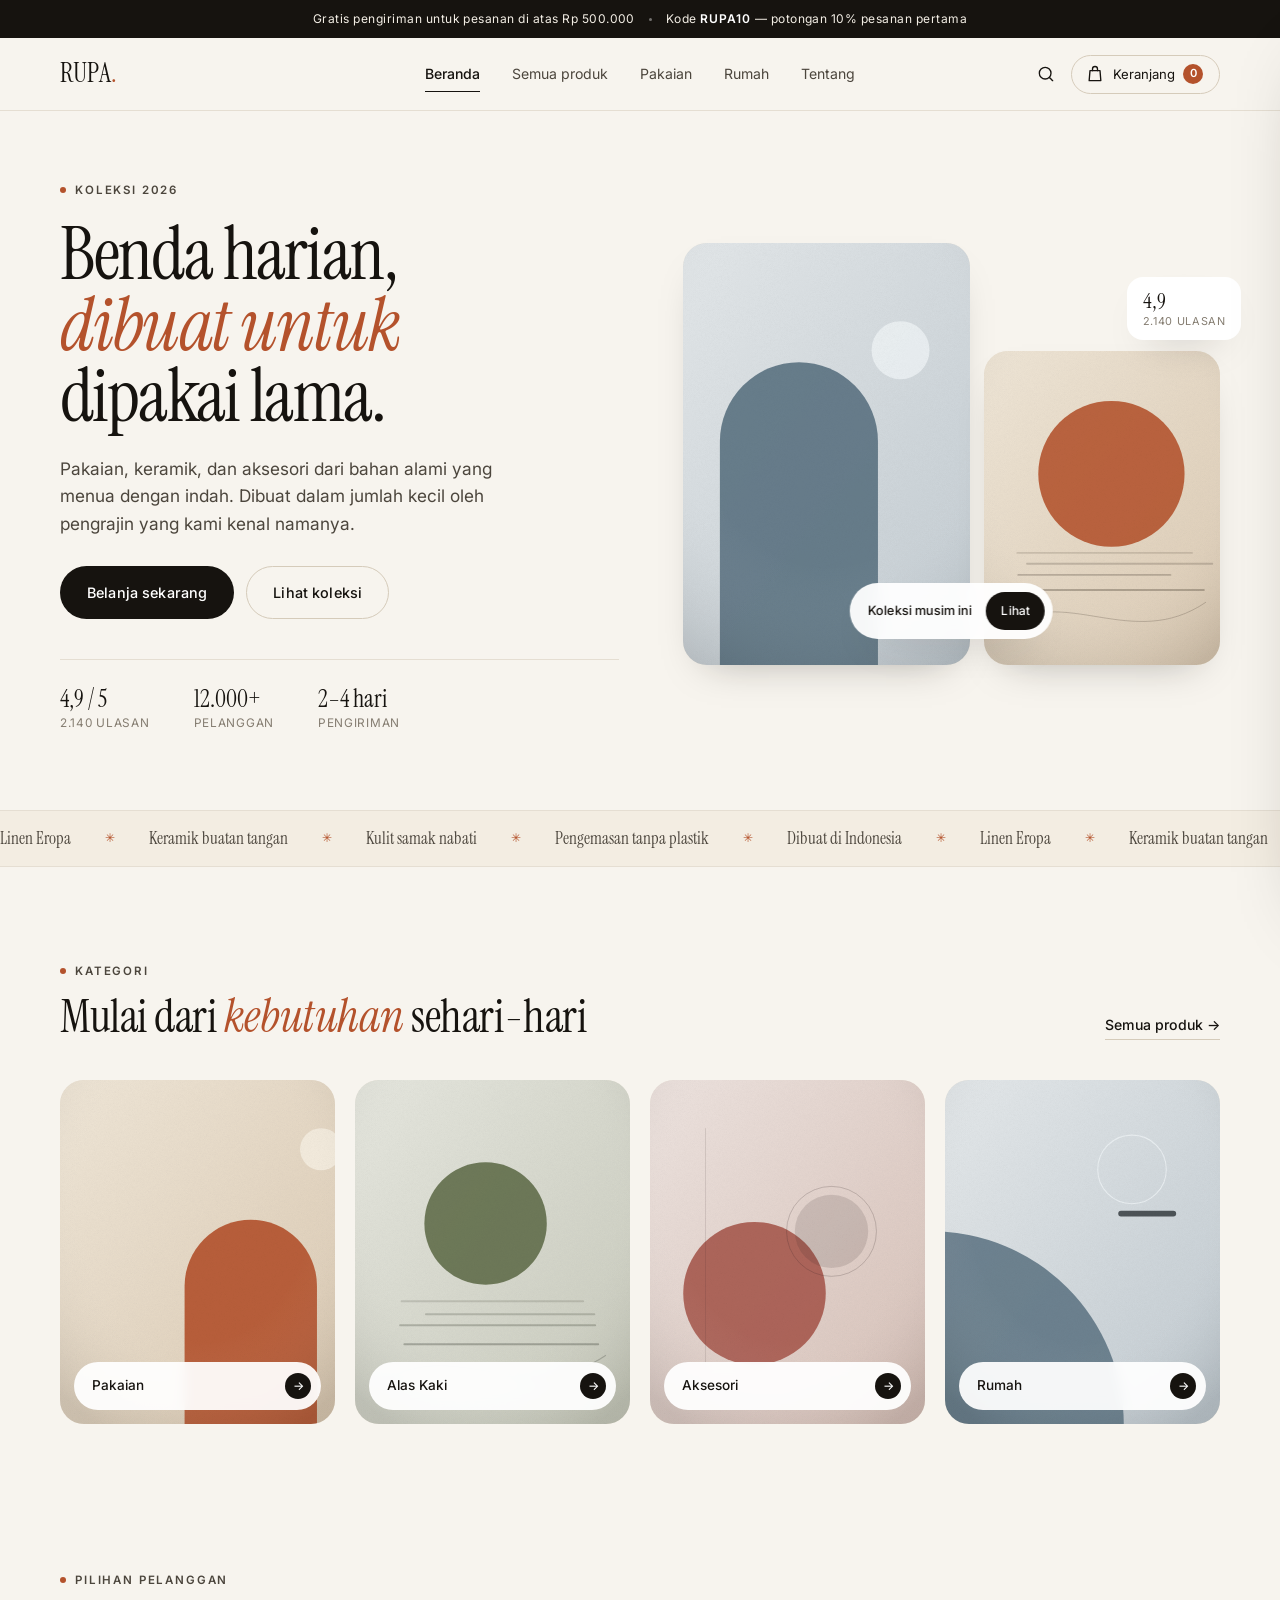
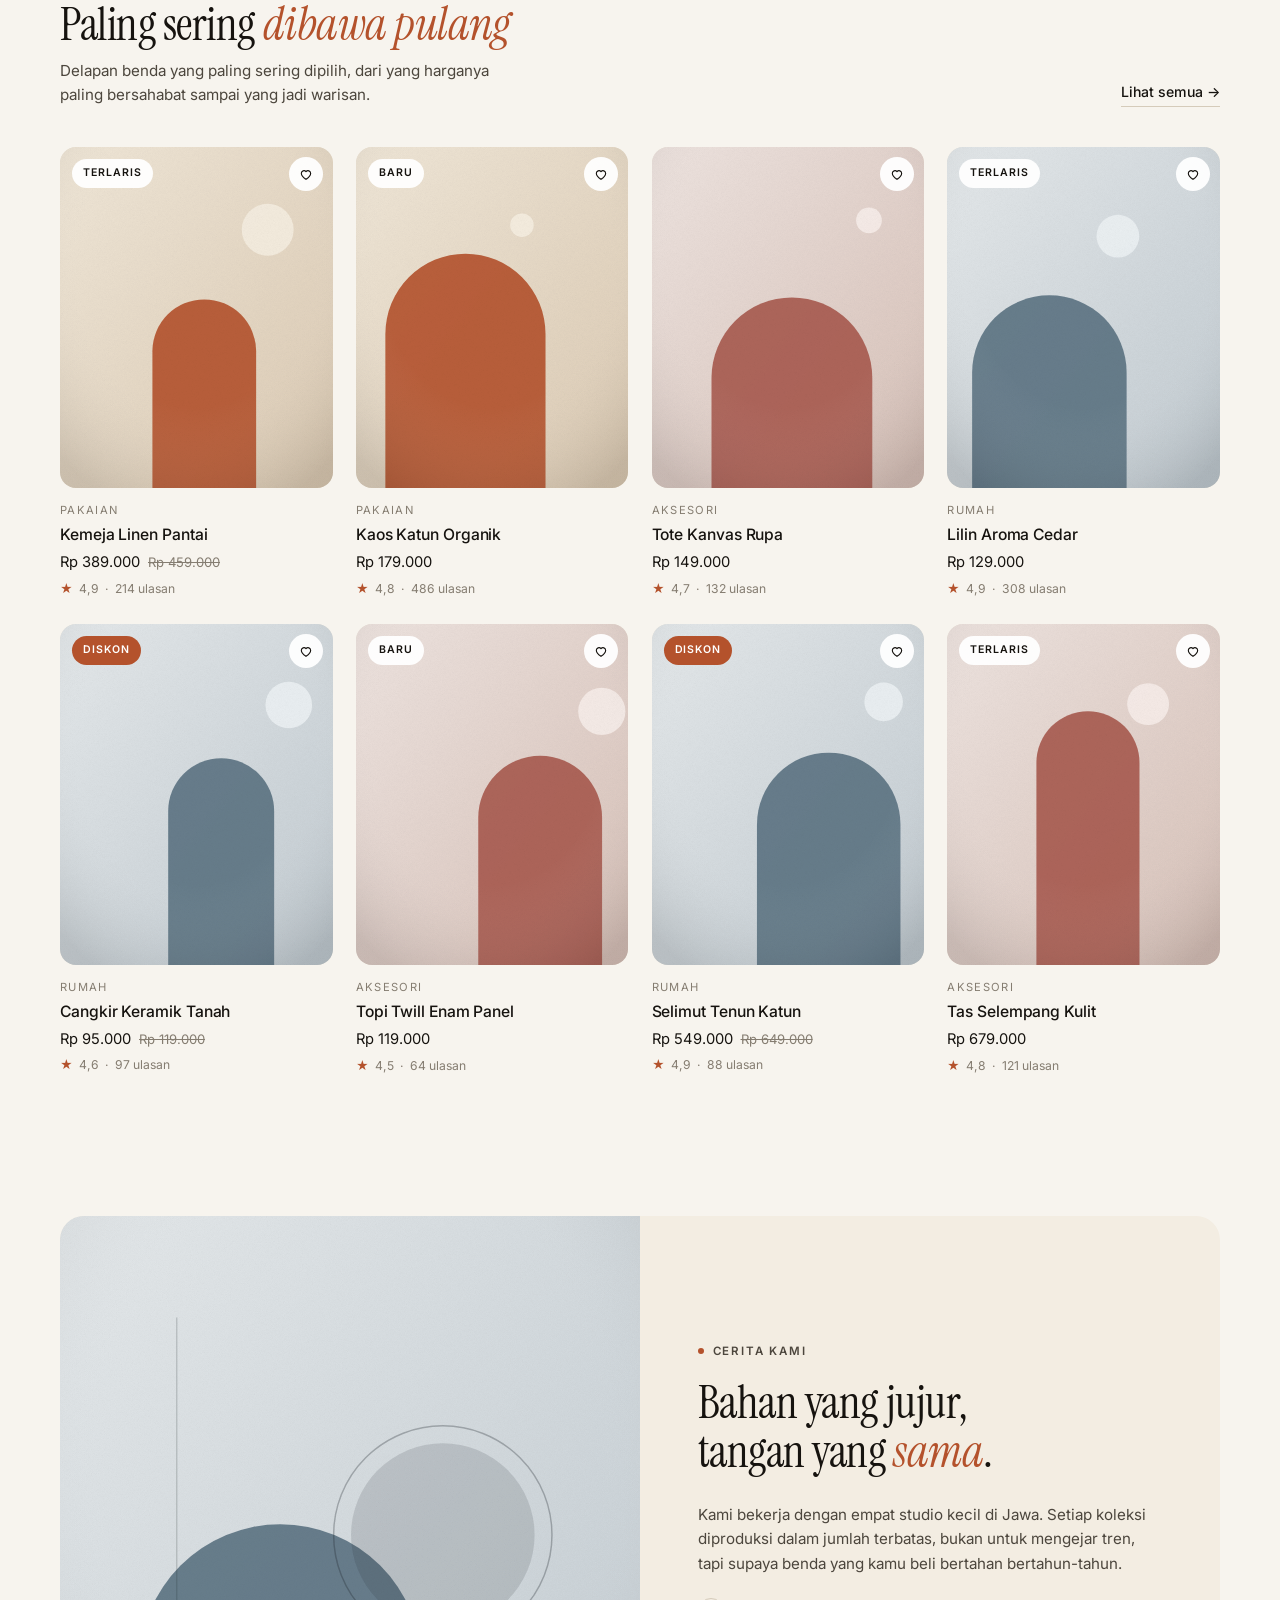
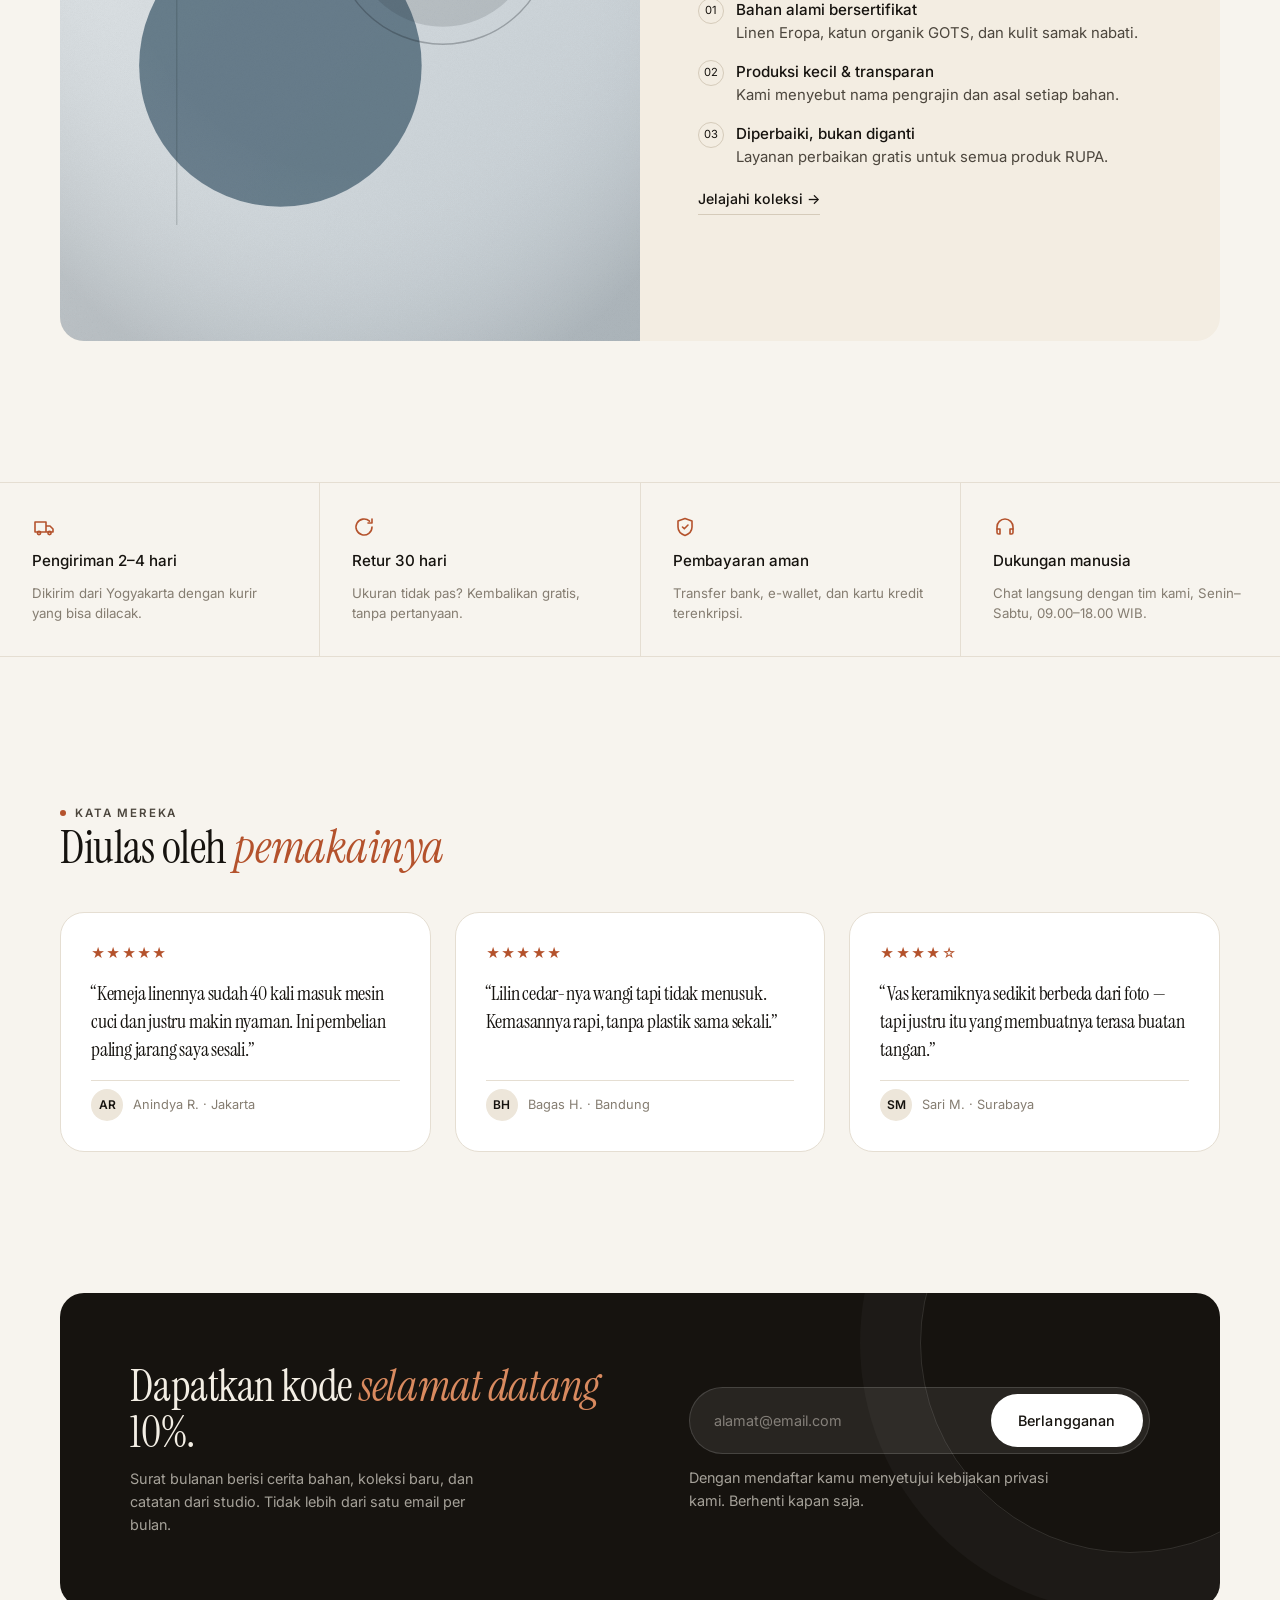
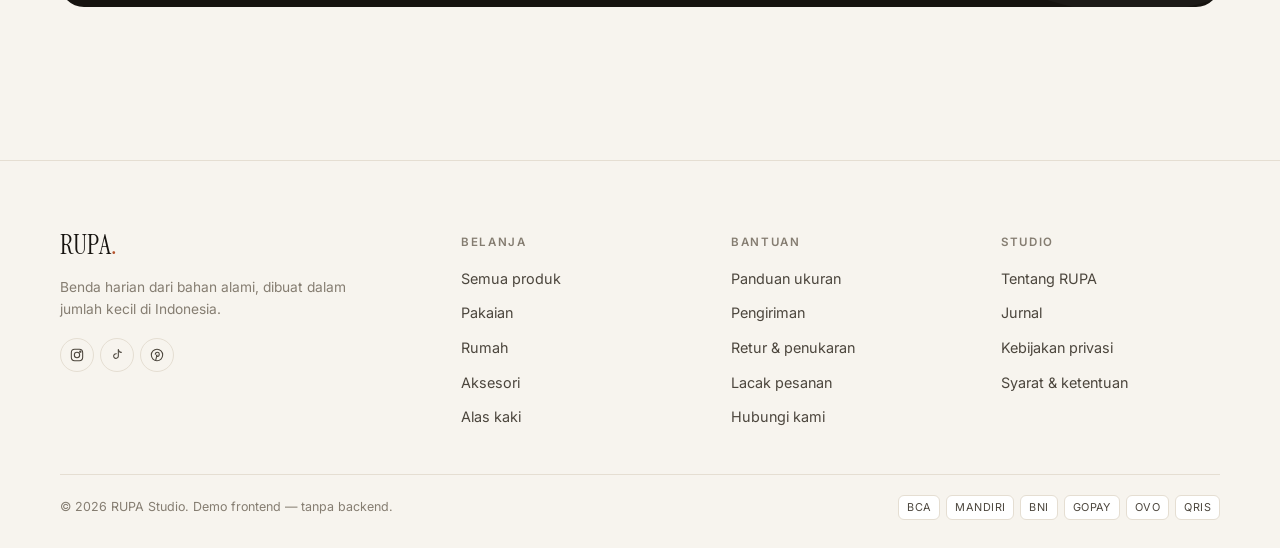
<file: index.html>
<!DOCTYPE html>
<html lang="id">
<head>
<meta charset="utf-8">
<meta name="viewport" content="width=device-width, initial-scale=1">
<title>RUPA — Benda harian yang dibuat untuk dipakai lama</title>
<meta name="description" content="RUPA adalah toko benda harian: pakaian linen, keramik, aksesori kulit, dan perlengkapan rumah yang dibuat dengan bahan jujur.">
<link rel="preconnect" href="https://fonts.googleapis.com">
<link rel="preconnect" href="https://fonts.gstatic.com" crossorigin>
<link href="https://fonts.googleapis.com/css2?family=Instrument+Serif:ital@0;1&family=Inter:wght@400;500;600&display=swap" rel="stylesheet">
<link rel="stylesheet" href="assets/css/styles.css">
<link rel="icon" href="data:image/svg+xml,<svg xmlns='http://www.w3.org/2000/svg' viewBox='0 0 64 64'><rect width='64' height='64' rx='14' fill='%2316130f'/><text x='32' y='44' font-family='Georgia,serif' font-size='34' fill='%23f7f4ee' text-anchor='middle'>R</text></svg>">
</head>
<body data-page="home">
<a class="skip" href="#main">Lewati ke konten</a>

<div class="announce">
  <div class="wrap announce__inner">
    <span>Gratis pengiriman untuk pesanan di atas Rp 500.000</span>
    <span class="sep hide-sm"></span>
    <span class="hide-sm">Kode <strong>RUPA10</strong> — potongan 10% pesanan pertama</span>
  </div>
</div>

<header class="site-header">
  <div class="wrap header__inner">
    <button class="icon-btn menu-btn" data-menu-open aria-label="Buka menu">
      <svg class="icon" viewBox="0 0 24 24"><path d="M4 7h16M4 12h16M4 17h16"/></svg>
    </button>

    <a class="brand" href="index.html">RUPA<span>.</span></a>

    <nav class="nav" aria-label="Navigasi utama">
      <a href="index.html" aria-current="page">Beranda</a>
      <a href="shop.html">Semua produk</a>
      <a href="shop.html?category=pakaian">Pakaian</a>
      <a href="shop.html?category=rumah">Rumah</a>
      <a href="index.html#cerita">Tentang</a>
    </nav>

    <div class="header__actions">
      <button class="icon-btn" data-search-open aria-label="Cari produk">
        <svg class="icon" viewBox="0 0 24 24"><circle cx="11" cy="11" r="7"/><path d="m20 20-3.5-3.5"/></svg>
      </button>
      <a class="cart-btn" href="cart.html" data-cart-open aria-label="Buka keranjang">
        <svg class="icon" viewBox="0 0 24 24"><path d="M6 8h12l1 12H5L6 8Z"/><path d="M9 8V6a3 3 0 0 1 6 0v2"/></svg>
        <span>Keranjang</span>
        <span class="cart-count" data-cart-count>0</span>
      </a>
    </div>
  </div>
</header>

<main id="main">
  <section class="hero">
    <div class="wrap hero__grid">
      <div class="hero__copy">
        <p class="eyebrow"><span class="dot"></span>Koleksi 2026</p>
        <h1 class="display">Benda harian,<br><em>dibuat untuk</em><br>dipakai lama.</h1>
        <p class="lede">Pakaian, keramik, dan aksesori dari bahan alami yang
        menua dengan indah. Dibuat dalam jumlah kecil oleh pengrajin yang
        kami kenal namanya.</p>
        <div class="hero__cta">
          <a class="btn btn--primary" href="shop.html">Belanja sekarang</a>
          <a class="btn btn--ghost" href="#koleksi">Lihat koleksi</a>
        </div>
        <ul class="hero__stats">
          <li><div><strong>4,9 / 5</strong><span>2.140 ulasan</span></div></li>
          <li><div><strong>12.000+</strong><span>Pelanggan</span></div></li>
          <li><div><strong>2–4 hari</strong><span>Pengiriman</span></div></li>
        </ul>
      </div>

      <div class="hero__art">
        <img class="hero__img hero__img--tall" data-art="hero-utama" data-art-variant="0" data-art-cat="rumah" alt="Vas keramik dan perlengkapan rumah RUPA" width="800" height="1000">
        <img class="hero__img" data-art="hero-kedua" data-art-variant="1" data-art-cat="pakaian" alt="Koleksi pakaian linen RUPA" width="800" height="1000">
        <div class="hero__pill">
          <b>Koleksi musim ini</b>
          <a class="btn btn--primary" href="shop.html">Lihat</a>
        </div>
        <div class="hero__badge">
          <strong>4,9</strong>
          <span>2.140 ulasan</span>
        </div>
      </div>
    </div>
  </section>

  <div class="marquee" aria-hidden="true">
    <div class="marquee__track">
      <span>Linen Eropa</span><span>Keramik buatan tangan</span><span>Kulit samak nabati</span>
      <span>Pengemasan tanpa plastik</span><span>Dibuat di Indonesia</span>
      <span>Linen Eropa</span><span>Keramik buatan tangan</span><span>Kulit samak nabati</span>
      <span>Pengemasan tanpa plastik</span><span>Dibuat di Indonesia</span>
    </div>
  </div>

  <section class="section" id="koleksi">
    <div class="wrap">
      <div class="section__head">
        <div>
          <p class="eyebrow"><span class="dot"></span>Kategori</p>
          <h2 class="section__title" style="margin-top:10px">Mulai dari <em>kebutuhan</em> sehari-hari</h2>
        </div>
        <a class="link-arrow" href="shop.html">Semua produk →</a>
      </div>
      <div class="cat-grid" id="catGrid"></div>
    </div>
  </section>

  <section class="section section--tight">
    <div class="wrap">
      <div class="section__head">
        <div>
          <p class="eyebrow"><span class="dot"></span>Pilihan pelanggan</p>
          <h2 class="section__title" style="margin-top:10px">Paling sering <em>dibawa pulang</em></h2>
          <p class="section__sub">Delapan benda yang paling sering dipilih, dari yang
          harganya paling bersahabat sampai yang jadi warisan.</p>
        </div>
        <a class="link-arrow" href="shop.html">Lihat semua →</a>
      </div>
      <div class="grid grid--4" id="featuredGrid"></div>
    </div>
  </section>

  <section class="section" id="cerita">
    <div class="wrap">
      <div class="split">
        <div class="split__media">
          <img data-art="cerita-bengkel" data-art-variant="2" data-art-cat="rumah" alt="Proses pembuatan keramik di studio RUPA" width="800" height="1000">
        </div>
        <div class="split__body">
          <p class="eyebrow"><span class="dot"></span>Cerita kami</p>
          <h2 class="section__title">Bahan yang jujur,<br>tangan yang <em>sama</em>.</h2>
          <p class="section__sub">Kami bekerja dengan empat studio kecil di Jawa.
          Setiap koleksi diproduksi dalam jumlah terbatas, bukan untuk mengejar
          tren, tapi supaya benda yang kamu beli bertahan bertahun-tahun.</p>
          <ul class="split__list">
            <li><span class="num">01</span><span><b>Bahan alami bersertifikat</b>Linen Eropa, katun organik GOTS, dan kulit samak nabati.</span></li>
            <li><span class="num">02</span><span><b>Produksi kecil &amp; transparan</b>Kami menyebut nama pengrajin dan asal setiap bahan.</span></li>
            <li><span class="num">03</span><span><b>Diperbaiki, bukan diganti</b>Layanan perbaikan gratis untuk semua produk RUPA.</span></li>
          </ul>
          <a class="link-arrow" href="shop.html" style="align-self:flex-start">Jelajahi koleksi →</a>
        </div>
      </div>
    </div>
  </section>

  <section class="section section--tight">
    <div class="benefits">
      <div class="benefit">
        <svg class="icon" viewBox="0 0 24 24"><path d="M3 7h11v10H3zM14 11h4l3 3v3h-7"/><circle cx="7" cy="18" r="1.6"/><circle cx="17.5" cy="18" r="1.6"/></svg>
        <h3>Pengiriman 2–4 hari</h3>
        <p>Dikirim dari Yogyakarta dengan kurir yang bisa dilacak.</p>
      </div>
      <div class="benefit">
        <svg class="icon" viewBox="0 0 24 24"><path d="M20 12a8 8 0 1 1-2.5-5.8"/><path d="M20 4v4h-4"/></svg>
        <h3>Retur 30 hari</h3>
        <p>Ukuran tidak pas? Kembalikan gratis, tanpa pertanyaan.</p>
      </div>
      <div class="benefit">
        <svg class="icon" viewBox="0 0 24 24"><path d="M12 3.5 19 6v6c0 4-3 7-7 8.5C8 19 5 16 5 12V6l7-2.5Z"/><path d="m9.5 12 1.8 1.8L15 10"/></svg>
        <h3>Pembayaran aman</h3>
        <p>Transfer bank, e-wallet, dan kartu kredit terenkripsi.</p>
      </div>
      <div class="benefit">
        <svg class="icon" viewBox="0 0 24 24"><path d="M4 14v-2a8 8 0 0 1 16 0v2"/><path d="M4 14h3v5H5.5A1.5 1.5 0 0 1 4 17.5V14ZM20 14h-3v5h1.5A1.5 1.5 0 0 0 20 17.5V14Z"/></svg>
        <h3>Dukungan manusia</h3>
        <p>Chat langsung dengan tim kami, Senin–Sabtu, 09.00–18.00 WIB.</p>
      </div>
    </div>
  </section>

  <section class="section">
    <div class="wrap">
      <div class="section__head">
        <div>
          <p class="eyebrow"><span class="dot"></span>Kata mereka</p>
          <h2 class="section__title">Diulas oleh <em>pemakainya</em></h2>
        </div>
      </div>
      <div class="quotes">
        <figure class="quote" data-reveal>
          <div class="quote__stars" aria-label="5 dari 5 bintang">★★★★★</div>
          <p>“Kemeja linennya sudah 40 kali masuk mesin cuci dan justru makin
          nyaman. Ini pembelian paling jarang saya sesali.”</p>
          <figcaption class="quote__who">
            <span class="quote__avatar">AR</span>
            <span>Anindya R. · Jakarta</span>
          </figcaption>
        </figure>
        <figure class="quote" data-reveal>
          <div class="quote__stars" aria-label="5 dari 5 bintang">★★★★★</div>
          <p>“Lilin cedar-nya wangi tapi tidak menusuk. Kemasannya rapi, tanpa
          plastik sama sekali.”</p>
          <figcaption class="quote__who">
            <span class="quote__avatar">BH</span>
            <span>Bagas H. · Bandung</span>
          </figcaption>
        </figure>
        <figure class="quote" data-reveal>
          <div class="quote__stars" aria-label="4 dari 5 bintang">★★★★☆</div>
          <p>“Vas keramiknya sedikit berbeda dari foto — tapi justru itu yang
          membuatnya terasa buatan tangan.”</p>
          <figcaption class="quote__who">
            <span class="quote__avatar">SM</span>
            <span>Sari M. · Surabaya</span>
          </figcaption>
        </figure>
      </div>
    </div>
  </section>

  <section class="section section--tight" style="padding-bottom:clamp(40px,6vw,80px)">
    <div class="wrap">
      <div class="newsletter">
        <div>
          <h2>Dapatkan kode <em style="color:#d98a5f">selamat datang</em> 10%.</h2>
          <p>Surat bulanan berisi cerita bahan, koleksi baru, dan catatan dari
          studio. Tidak lebih dari satu email per bulan.</p>
        </div>
        <div>
          <form class="newsletter__form" data-newsletter>
            <input type="email" placeholder="alamat@email.com" aria-label="Alamat email" required>
            <button class="btn" type="submit">Berlangganan</button>
          </form>
          <p class="newsletter__note">Dengan mendaftar kamu menyetujui kebijakan privasi kami. Berhenti kapan saja.</p>
        </div>
      </div>
    </div>
  </section>
</main>

<footer class="site-footer">
  <div class="wrap">
    <div class="footer__grid">
      <div class="footer__brand">
        <a class="brand" href="index.html">RUPA<span>.</span></a>
        <p>Benda harian dari bahan alami, dibuat dalam jumlah kecil di Indonesia.</p>
        <div class="socials" style="margin-top:18px">
          <a href="#" aria-label="Instagram"><svg class="icon icon--sm" viewBox="0 0 24 24"><rect x="3.5" y="3.5" width="17" height="17" rx="5"/><circle cx="12" cy="12" r="4"/><circle cx="17" cy="7" r="1"/></svg></a>
          <a href="#" aria-label="TikTok"><svg class="icon icon--sm" viewBox="0 0 24 24"><path d="M14 4v9.5a3.5 3.5 0 1 1-3-3.4"/><path d="M14 4c.4 2.4 2 3.9 4.5 4.1"/></svg></a>
          <a href="#" aria-label="Pinterest"><svg class="icon icon--sm" viewBox="0 0 24 24"><circle cx="12" cy="12" r="8.5"/><path d="M10 20l2-8M9.5 11c0-2 1.3-3.2 3-3.2s2.9 1.1 2.9 2.8c0 2-1.2 3.6-2.7 3.6-1 0-1.7-.7-1.5-1.8"/></svg></a>
        </div>
      </div>
      <div class="footer__col">
        <h4>Belanja</h4>
        <ul>
          <li><a href="shop.html">Semua produk</a></li>
          <li><a href="shop.html?category=pakaian">Pakaian</a></li>
          <li><a href="shop.html?category=rumah">Rumah</a></li>
          <li><a href="shop.html?category=aksesori">Aksesori</a></li>
          <li><a href="shop.html?category=alas-kaki">Alas kaki</a></li>
        </ul>
      </div>
      <div class="footer__col">
        <h4>Bantuan</h4>
        <ul>
          <li><a href="#">Panduan ukuran</a></li>
          <li><a href="#">Pengiriman</a></li>
          <li><a href="#">Retur &amp; penukaran</a></li>
          <li><a href="#">Lacak pesanan</a></li>
          <li><a href="#">Hubungi kami</a></li>
        </ul>
      </div>
      <div class="footer__col">
        <h4>Studio</h4>
        <ul>
          <li><a href="#cerita">Tentang RUPA</a></li>
          <li><a href="#">Jurnal</a></li>
          <li><a href="#">Kebijakan privasi</a></li>
          <li><a href="#">Syarat &amp; ketentuan</a></li>
        </ul>
      </div>
    </div>
    <div class="footer__bottom">
      <span>© 2026 RUPA Studio. Demo frontend — tanpa backend.</span>
      <div class="pay" aria-label="Metode pembayaran">
        <span>BCA</span><span>MANDIRI</span><span>BNI</span><span>GOPAY</span><span>OVO</span><span>QRIS</span>
      </div>
    </div>
  </div>
</footer>

<script src="assets/js/data.js"></script>
<script src="assets/js/art.js"></script>
<script src="assets/js/main.js"></script>
</body>
</html>
</file>
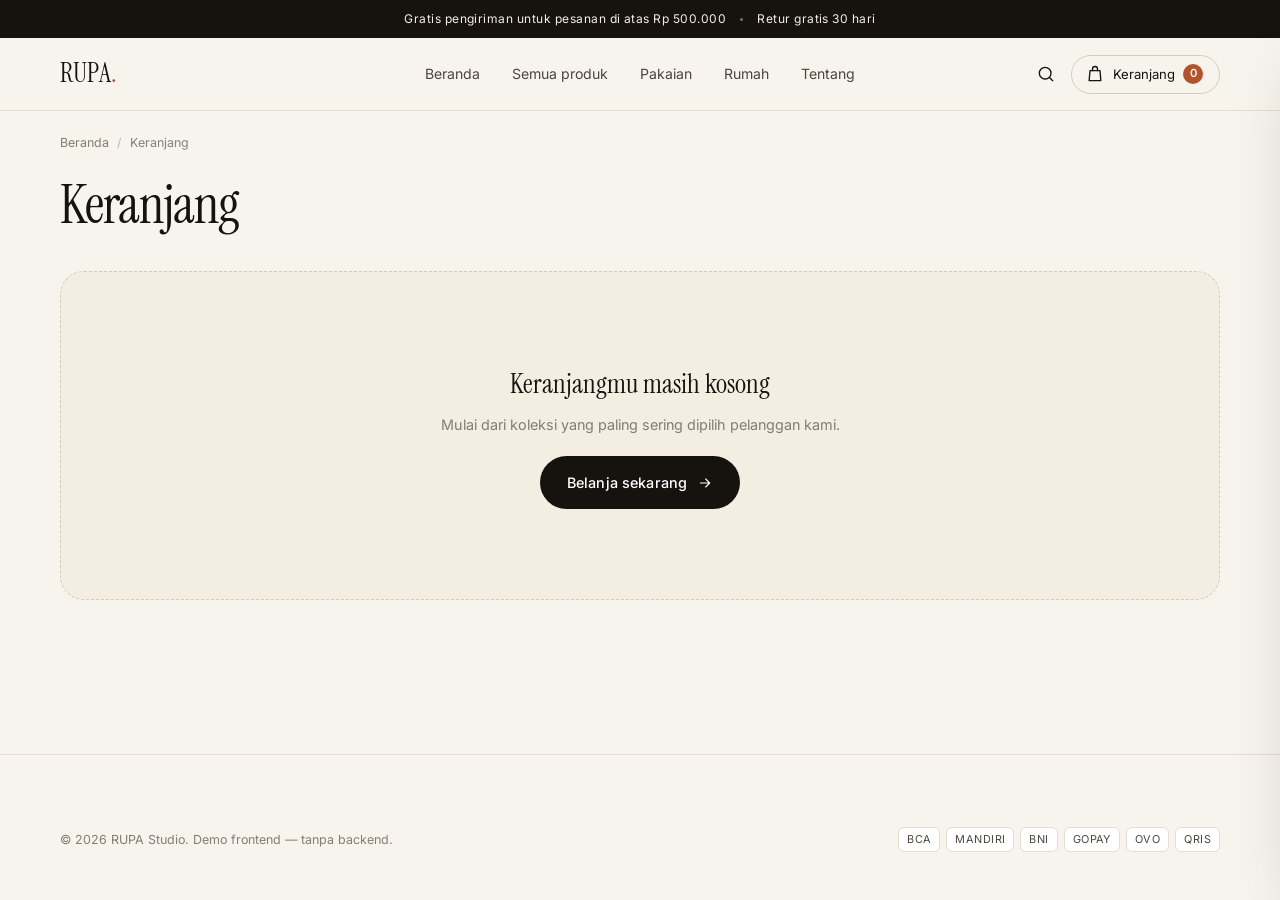
<file: cart.html>
<!DOCTYPE html>
<html lang="id">
<head>
<meta charset="utf-8">
<meta name="viewport" content="width=device-width, initial-scale=1">
<title>Keranjang — RUPA</title>
<meta name="description" content="Keranjang belanja RUPA.">
<link rel="preconnect" href="https://fonts.googleapis.com">
<link rel="preconnect" href="https://fonts.gstatic.com" crossorigin>
<link href="https://fonts.googleapis.com/css2?family=Instrument+Serif:ital@0;1&family=Inter:wght@400;500;600&display=swap" rel="stylesheet">
<link rel="stylesheet" href="assets/css/styles.css">
<link rel="icon" href="data:image/svg+xml,<svg xmlns='http://www.w3.org/2000/svg' viewBox='0 0 64 64'><rect width='64' height='64' rx='14' fill='%2316130f'/><text x='32' y='44' font-family='Georgia,serif' font-size='34' fill='%23f7f4ee' text-anchor='middle'>R</text></svg>">
</head>
<body data-page="cart">
<a class="skip" href="#main">Lewati ke konten</a>

<div class="announce">
  <div class="wrap announce__inner">
    <span>Gratis pengiriman untuk pesanan di atas Rp 500.000</span>
    <span class="sep hide-sm"></span>
    <span class="hide-sm">Retur gratis 30 hari</span>
  </div>
</div>

<header class="site-header">
  <div class="wrap header__inner">
    <button class="icon-btn menu-btn" data-menu-open aria-label="Buka menu">
      <svg class="icon" viewBox="0 0 24 24"><path d="M4 7h16M4 12h16M4 17h16"/></svg>
    </button>
    <a class="brand" href="index.html">RUPA<span>.</span></a>
    <nav class="nav" aria-label="Navigasi utama">
      <a href="index.html">Beranda</a>
      <a href="shop.html">Semua produk</a>
      <a href="shop.html?category=pakaian">Pakaian</a>
      <a href="shop.html?category=rumah">Rumah</a>
      <a href="index.html#cerita">Tentang</a>
    </nav>
    <div class="header__actions">
      <button class="icon-btn" data-search-open aria-label="Cari produk">
        <svg class="icon" viewBox="0 0 24 24"><circle cx="11" cy="11" r="7"/><path d="m20 20-3.5-3.5"/></svg>
      </button>
      <a class="cart-btn" href="cart.html" data-cart-open aria-label="Buka keranjang">
        <svg class="icon" viewBox="0 0 24 24"><path d="M6 8h12l1 12H5L6 8Z"/><path d="M9 8V6a3 3 0 0 1 6 0v2"/></svg>
        <span>Keranjang</span>
        <span class="cart-count" data-cart-count>0</span>
      </a>
    </div>
  </div>
</header>

<main id="main">
  <div class="wrap">
    <nav class="crumbs" aria-label="Breadcrumb">
      <a href="index.html">Beranda</a><span>/</span><span style="color:var(--ink)">Keranjang</span>
    </nav>
    <div class="page-head" style="border:0;padding-top:14px;padding-bottom:0">
      <h1>Keranjang</h1>
    </div>
    <div class="cart-layout" id="cartRoot"></div>
  </div>
</main>

<footer class="site-footer">
  <div class="wrap">
    <div class="footer__bottom" style="border-top:0;padding-top:0">
      <span>© 2026 RUPA Studio. Demo frontend — tanpa backend.</span>
      <div class="pay" aria-label="Metode pembayaran">
        <span>BCA</span><span>MANDIRI</span><span>BNI</span><span>GOPAY</span><span>OVO</span><span>QRIS</span>
      </div>
    </div>
  </div>
</footer>

<script src="assets/js/data.js"></script>
<script src="assets/js/art.js"></script>
<script src="assets/js/main.js"></script>
</body>
</html>
</file>
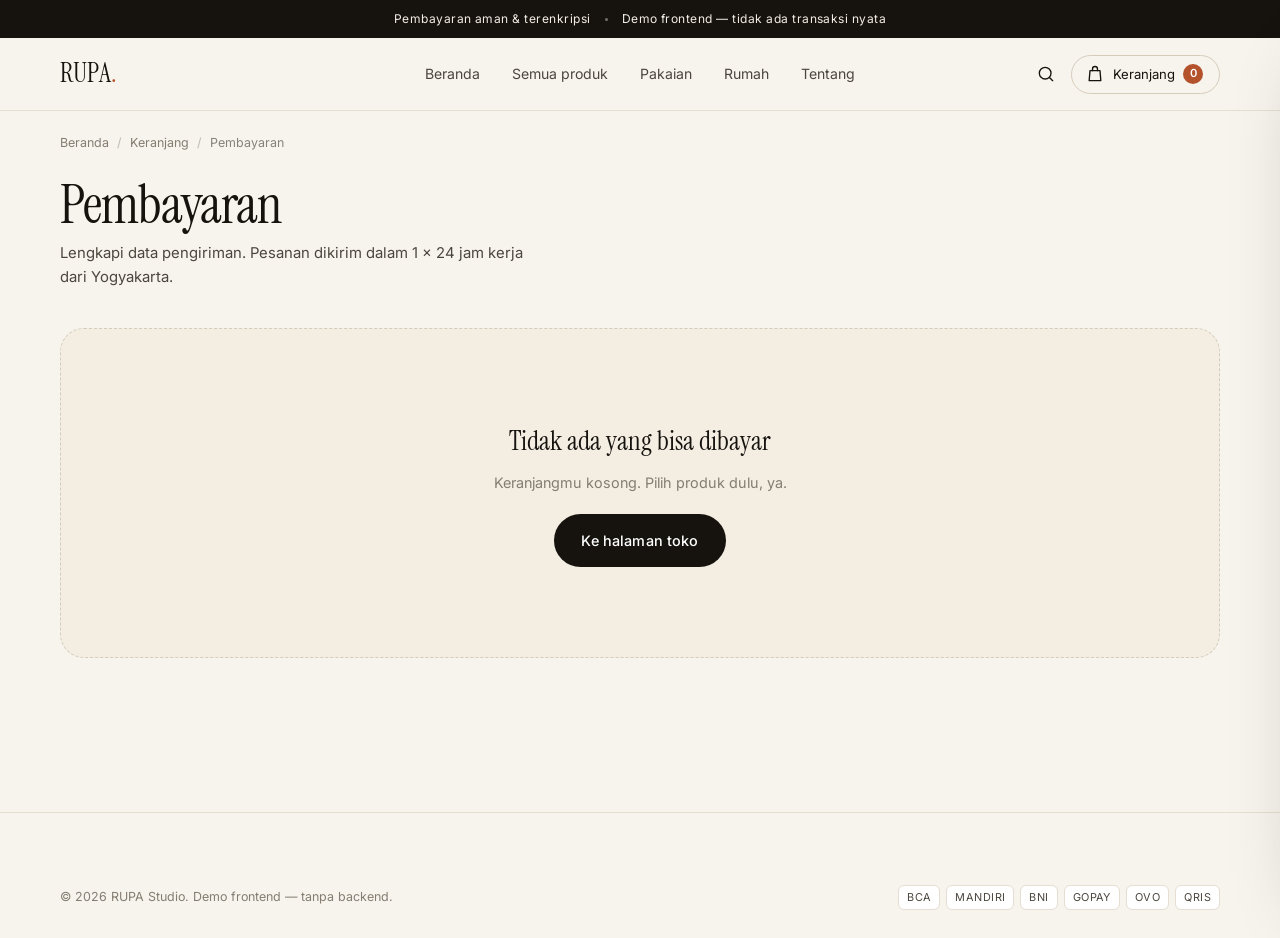
<file: checkout.html>
<!DOCTYPE html>
<html lang="id">
<head>
<meta charset="utf-8">
<meta name="viewport" content="width=device-width, initial-scale=1">
<title>Pembayaran — RUPA</title>
<meta name="description" content="Selesaikan pesanan RUPA: data pengiriman dan metode pembayaran.">
<link rel="preconnect" href="https://fonts.googleapis.com">
<link rel="preconnect" href="https://fonts.gstatic.com" crossorigin>
<link href="https://fonts.googleapis.com/css2?family=Instrument+Serif:ital@0;1&family=Inter:wght@400;500;600&display=swap" rel="stylesheet">
<link rel="stylesheet" href="assets/css/styles.css">
<link rel="icon" href="data:image/svg+xml,<svg xmlns='http://www.w3.org/2000/svg' viewBox='0 0 64 64'><rect width='64' height='64' rx='14' fill='%2316130f'/><text x='32' y='44' font-family='Georgia,serif' font-size='34' fill='%23f7f4ee' text-anchor='middle'>R</text></svg>">
</head>
<body data-page="checkout">
<a class="skip" href="#main">Lewati ke konten</a>

<div class="announce">
  <div class="wrap announce__inner">
    <span>Pembayaran aman &amp; terenkripsi</span>
    <span class="sep hide-sm"></span>
    <span class="hide-sm">Demo frontend — tidak ada transaksi nyata</span>
  </div>
</div>

<header class="site-header">
  <div class="wrap header__inner">
    <button class="icon-btn menu-btn" data-menu-open aria-label="Buka menu">
      <svg class="icon" viewBox="0 0 24 24"><path d="M4 7h16M4 12h16M4 17h16"/></svg>
    </button>
    <a class="brand" href="index.html">RUPA<span>.</span></a>
    <nav class="nav" aria-label="Navigasi utama">
      <a href="index.html">Beranda</a>
      <a href="shop.html">Semua produk</a>
      <a href="shop.html?category=pakaian">Pakaian</a>
      <a href="shop.html?category=rumah">Rumah</a>
      <a href="index.html#cerita">Tentang</a>
    </nav>
    <div class="header__actions">
      <button class="icon-btn" data-search-open aria-label="Cari produk">
        <svg class="icon" viewBox="0 0 24 24"><circle cx="11" cy="11" r="7"/><path d="m20 20-3.5-3.5"/></svg>
      </button>
      <a class="cart-btn" href="cart.html" data-cart-open aria-label="Buka keranjang">
        <svg class="icon" viewBox="0 0 24 24"><path d="M6 8h12l1 12H5L6 8Z"/><path d="M9 8V6a3 3 0 0 1 6 0v2"/></svg>
        <span>Keranjang</span>
        <span class="cart-count" data-cart-count>0</span>
      </a>
    </div>
  </div>
</header>

<main id="main">
  <div class="wrap">
    <nav class="crumbs" aria-label="Breadcrumb">
      <a href="index.html">Beranda</a><span>/</span>
      <a href="cart.html">Keranjang</a><span>/</span><span style="color:var(--ink)">Pembayaran</span>
    </nav>
    <div class="page-head" style="border:0;padding-top:14px;padding-bottom:0">
      <h1>Pembayaran</h1>
      <p>Lengkapi data pengiriman. Pesanan dikirim dalam 1 × 24 jam kerja dari Yogyakarta.</p>
    </div>

    <div class="checkout" id="checkoutRoot">
      <form id="checkoutForm" novalidate>
        <div class="panel">
          <h2><span class="num">1</span>Data kontak</h2>
          <div class="form-grid">
            <div class="field">
              <label for="fName">Nama lengkap</label>
              <input class="input" id="fName" name="name" type="text" autocomplete="name" placeholder="Nama sesuai identitas">
              <span class="field__error">Masukkan nama minimal 3 karakter.</span>
            </div>
            <div class="field">
              <label for="fEmail">Email</label>
              <input class="input" id="fEmail" name="email" type="email" autocomplete="email" placeholder="nama@email.com">
              <span class="field__error">Format email belum benar.</span>
            </div>
            <div class="field field--full">
              <label for="fPhone">Nomor telepon</label>
              <input class="input" id="fPhone" name="phone" type="tel" autocomplete="tel" placeholder="08xx xxxx xxxx">
              <span class="field__error">Masukkan nomor telepon yang valid.</span>
            </div>
          </div>
        </div>

        <div class="panel">
          <h2><span class="num">2</span>Alamat pengiriman</h2>
          <div class="form-grid">
            <div class="field field--full">
              <label for="fAddress">Alamat lengkap</label>
              <textarea id="fAddress" name="address" autocomplete="street-address" placeholder="Jalan, nomor rumah, RT/RW, kecamatan"></textarea>
              <span class="field__error">Alamat terlalu singkat, tambahkan detail.</span>
            </div>
            <div class="field">
              <label for="fCity">Kota / kabupaten</label>
              <input class="input" id="fCity" name="city" type="text" autocomplete="address-level2" placeholder="Yogyakarta">
              <span class="field__error">Masukkan nama kota.</span>
            </div>
            <div class="field">
              <label for="fProvince">Provinsi</label>
              <select id="fProvince" name="province" autocomplete="address-level1">
                <option>DI Yogyakarta</option>
                <option>DKI Jakarta</option>
                <option>Jawa Barat</option>
                <option>Jawa Tengah</option>
                <option>Jawa Timur</option>
                <option>Bali</option>
                <option>Sumatera Utara</option>
                <option>Sulawesi Selatan</option>
                <option>Lainnya</option>
              </select>
            </div>
            <div class="field">
              <label for="fZip">Kode pos</label>
              <input class="input" id="fZip" name="zip" type="text" inputmode="numeric" autocomplete="postal-code" placeholder="55123" maxlength="5">
              <span class="field__error">Kode pos terdiri dari 5 angka.</span>
            </div>
            <div class="field">
              <label for="fNotes">Catatan kurir (opsional)</label>
              <input class="input" id="fNotes" name="notes" type="text" placeholder="Contoh: titip ke pos keamanan">
            </div>
          </div>
        </div>

        <div class="panel">
          <h2><span class="num">3</span>Metode pembayaran</h2>
          <div class="pay-methods">
            <label class="pay-method">
              <input type="radio" name="payment" value="Transfer bank" checked>
              <span><b>Transfer bank</b><small>BCA, Mandiri, BNI — verifikasi otomatis</small></span>
              <span class="tag">Populer</span>
            </label>
            <label class="pay-method">
              <input type="radio" name="payment" value="E-wallet">
              <span><b>E-wallet</b><small>GoPay, OVO, DANA, ShopeePay</small></span>
            </label>
            <label class="pay-method">
              <input type="radio" name="payment" value="Kartu kredit">
              <span><b>Kartu kredit / debit</b><small>Visa, Mastercard, JCB</small></span>
            </label>
            <label class="pay-method">
              <input type="radio" name="payment" value="QRIS">
              <span><b>QRIS</b><small>Pindai dengan aplikasi bank atau e-wallet apa pun</small></span>
            </label>
          </div>
        </div>

        <button class="btn btn--primary btn--block" type="submit" style="height:52px;margin-top:18px">
          Buat pesanan
        </button>
        <p class="summary__note" style="justify-content:center;margin-top:14px">
          Dengan menekan “Buat pesanan”, kamu menyetujui syarat &amp; ketentuan kami.
          Demo ini tidak memproses pembayaran nyata.
        </p>
      </form>

      <aside class="summary">
        <h2>Pesananmu</h2>
        <div id="checkoutSummary"></div>
        <div class="promo" style="margin-top:4px">
          <input class="input" id="checkoutPromo" placeholder="Kode promo" aria-label="Kode promo">
          <button class="btn btn--sm" type="button" id="checkoutPromoBtn">Pakai</button>
        </div>
        <a class="link-arrow" href="cart.html" style="font-size:.82rem">← Ubah keranjang</a>
        <hr style="border:0;border-top:1px solid var(--line);margin:2px 0">
        <p class="summary__note">
          <svg class="icon icon--sm" viewBox="0 0 24 24" style="flex:none;margin-top:2px"><path d="M12 3.5 19 6v6c0 4-3 7-7 8.5C8 19 5 16 5 12V6l7-2.5Z"/><path d="m9.5 12 1.8 1.8L15 10"/></svg>
          Pembayaran diproses secara aman. Kami tidak menyimpan data kartu.
        </p>
      </aside>
    </div>
  </div>
</main>

<footer class="site-footer">
  <div class="wrap">
    <div class="footer__bottom" style="border-top:0;padding-top:0">
      <span>© 2026 RUPA Studio. Demo frontend — tanpa backend.</span>
      <div class="pay" aria-label="Metode pembayaran">
        <span>BCA</span><span>MANDIRI</span><span>BNI</span><span>GOPAY</span><span>OVO</span><span>QRIS</span>
      </div>
    </div>
  </div>
</footer>

<script src="assets/js/data.js"></script>
<script src="assets/js/art.js"></script>
<script src="assets/js/main.js"></script>
</body>
</html>
</file>
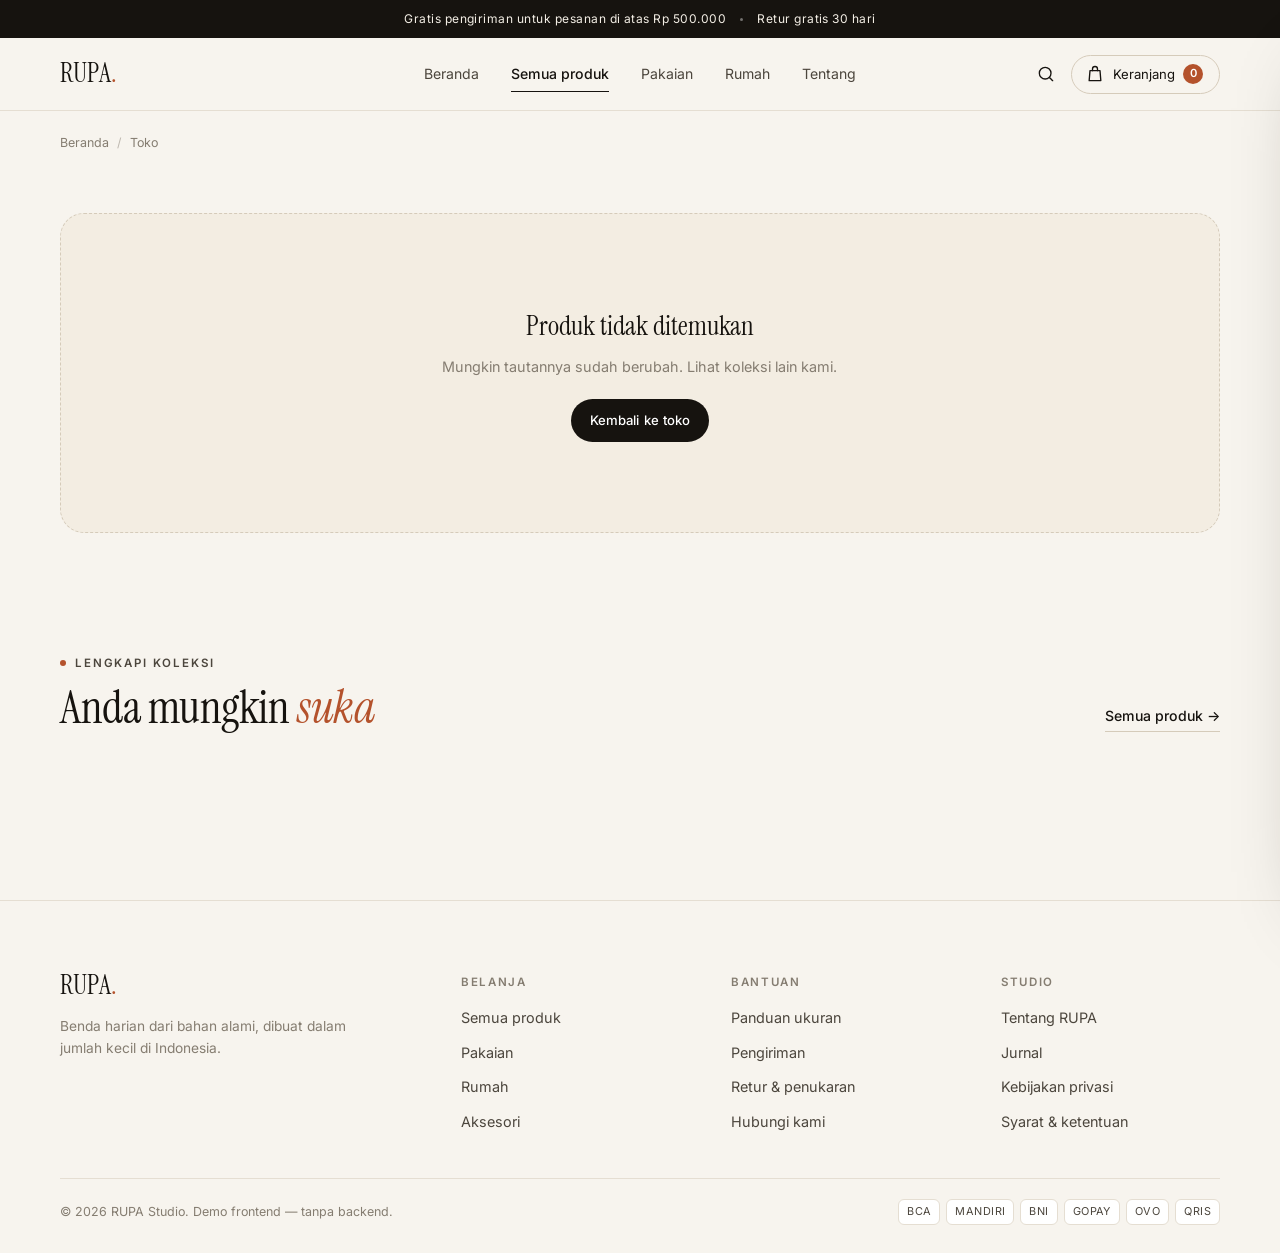
<file: product.html>
<!DOCTYPE html>
<html lang="id">
<head>
<meta charset="utf-8">
<meta name="viewport" content="width=device-width, initial-scale=1">
<title>Detail produk — RUPA</title>
<meta name="description" content="Detail produk RUPA: bahan, ukuran, perawatan, dan pengiriman.">
<link rel="preconnect" href="https://fonts.googleapis.com">
<link rel="preconnect" href="https://fonts.gstatic.com" crossorigin>
<link href="https://fonts.googleapis.com/css2?family=Instrument+Serif:ital@0;1&family=Inter:wght@400;500;600&display=swap" rel="stylesheet">
<link rel="stylesheet" href="assets/css/styles.css">
<link rel="icon" href="data:image/svg+xml,<svg xmlns='http://www.w3.org/2000/svg' viewBox='0 0 64 64'><rect width='64' height='64' rx='14' fill='%2316130f'/><text x='32' y='44' font-family='Georgia,serif' font-size='34' fill='%23f7f4ee' text-anchor='middle'>R</text></svg>">
</head>
<body data-page="product">
<a class="skip" href="#main">Lewati ke konten</a>

<div class="announce">
  <div class="wrap announce__inner">
    <span>Gratis pengiriman untuk pesanan di atas Rp 500.000</span>
    <span class="sep hide-sm"></span>
    <span class="hide-sm">Retur gratis 30 hari</span>
  </div>
</div>

<header class="site-header">
  <div class="wrap header__inner">
    <button class="icon-btn menu-btn" data-menu-open aria-label="Buka menu">
      <svg class="icon" viewBox="0 0 24 24"><path d="M4 7h16M4 12h16M4 17h16"/></svg>
    </button>
    <a class="brand" href="index.html">RUPA<span>.</span></a>
    <nav class="nav" aria-label="Navigasi utama">
      <a href="index.html">Beranda</a>
      <a href="shop.html" aria-current="page">Semua produk</a>
      <a href="shop.html?category=pakaian">Pakaian</a>
      <a href="shop.html?category=rumah">Rumah</a>
      <a href="index.html#cerita">Tentang</a>
    </nav>
    <div class="header__actions">
      <button class="icon-btn" data-search-open aria-label="Cari produk">
        <svg class="icon" viewBox="0 0 24 24"><circle cx="11" cy="11" r="7"/><path d="m20 20-3.5-3.5"/></svg>
      </button>
      <a class="cart-btn" href="cart.html" data-cart-open aria-label="Buka keranjang">
        <svg class="icon" viewBox="0 0 24 24"><path d="M6 8h12l1 12H5L6 8Z"/><path d="M9 8V6a3 3 0 0 1 6 0v2"/></svg>
        <span>Keranjang</span>
        <span class="cart-count" data-cart-count>0</span>
      </a>
    </div>
  </div>
</header>

<main id="main">
  <div class="wrap">
    <nav class="crumbs" id="pdpCrumbs" aria-label="Breadcrumb"></nav>
    <div class="pdp" id="pdpRoot"></div>
  </div>

  <section class="section section--tight">
    <div class="wrap">
      <div class="section__head">
        <div>
          <p class="eyebrow"><span class="dot"></span>Lengkapi koleksi</p>
          <h2 class="section__title" style="margin-top:10px">Anda mungkin <em>suka</em></h2>
        </div>
        <a class="link-arrow" href="shop.html">Semua produk →</a>
      </div>
      <div class="grid grid--4" id="relatedGrid"></div>
    </div>
  </section>
</main>

<footer class="site-footer">
  <div class="wrap">
    <div class="footer__grid">
      <div class="footer__brand">
        <a class="brand" href="index.html">RUPA<span>.</span></a>
        <p>Benda harian dari bahan alami, dibuat dalam jumlah kecil di Indonesia.</p>
      </div>
      <div class="footer__col">
        <h4>Belanja</h4>
        <ul>
          <li><a href="shop.html">Semua produk</a></li>
          <li><a href="shop.html?category=pakaian">Pakaian</a></li>
          <li><a href="shop.html?category=rumah">Rumah</a></li>
          <li><a href="shop.html?category=aksesori">Aksesori</a></li>
        </ul>
      </div>
      <div class="footer__col">
        <h4>Bantuan</h4>
        <ul>
          <li><a href="#">Panduan ukuran</a></li>
          <li><a href="#">Pengiriman</a></li>
          <li><a href="#">Retur &amp; penukaran</a></li>
          <li><a href="#">Hubungi kami</a></li>
        </ul>
      </div>
      <div class="footer__col">
        <h4>Studio</h4>
        <ul>
          <li><a href="index.html#cerita">Tentang RUPA</a></li>
          <li><a href="#">Jurnal</a></li>
          <li><a href="#">Kebijakan privasi</a></li>
          <li><a href="#">Syarat &amp; ketentuan</a></li>
        </ul>
      </div>
    </div>
    <div class="footer__bottom">
      <span>© 2026 RUPA Studio. Demo frontend — tanpa backend.</span>
      <div class="pay" aria-label="Metode pembayaran">
        <span>BCA</span><span>MANDIRI</span><span>BNI</span><span>GOPAY</span><span>OVO</span><span>QRIS</span>
      </div>
    </div>
  </div>
</footer>

<script src="assets/js/data.js"></script>
<script src="assets/js/art.js"></script>
<script src="assets/js/main.js"></script>
</body>
</html>
</file>
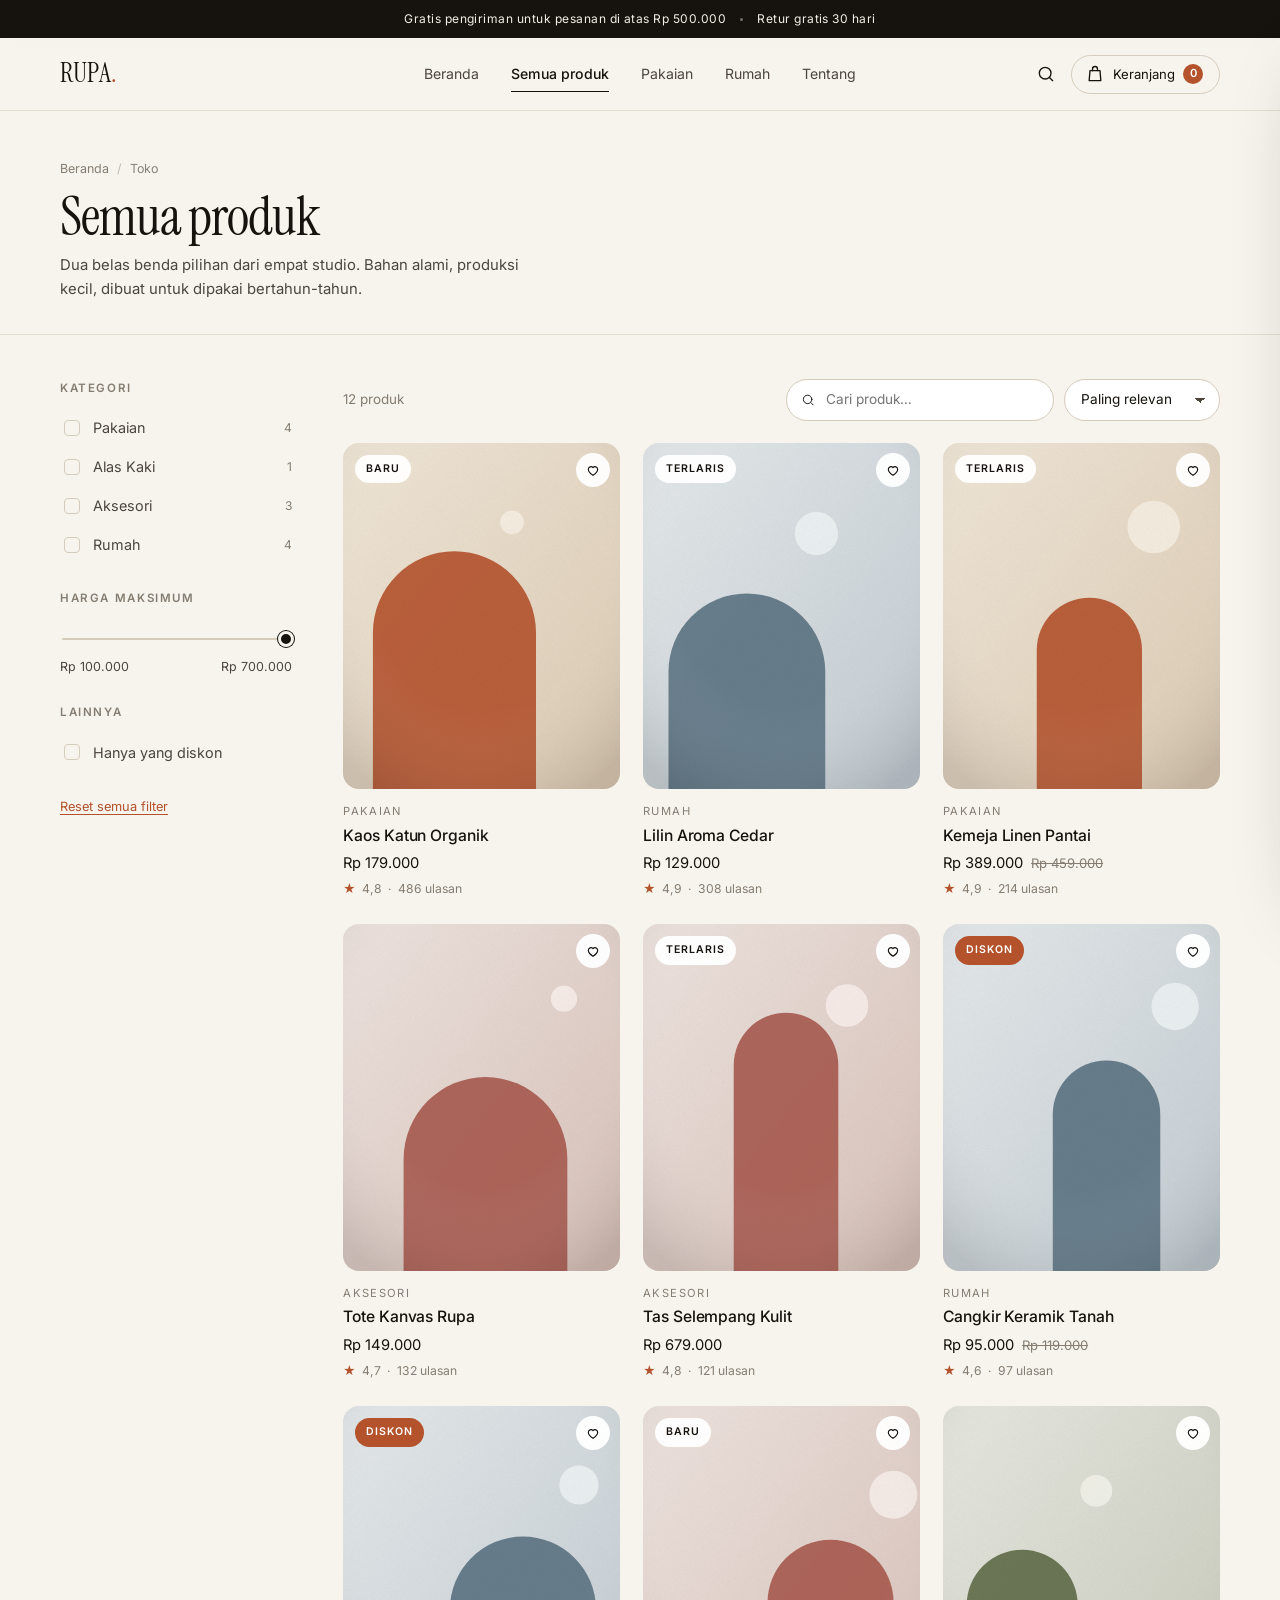
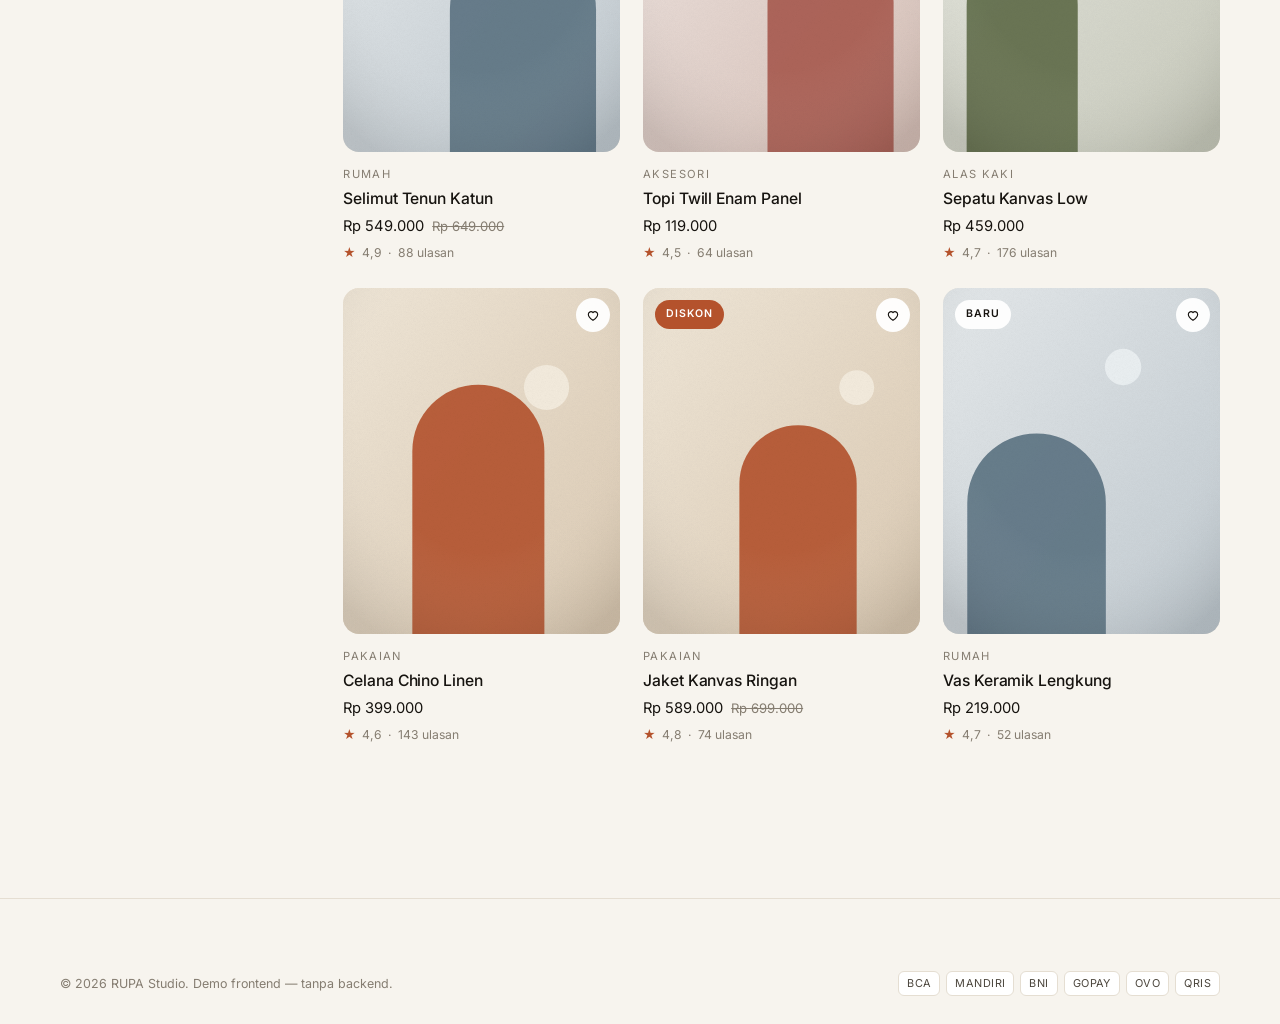
<file: shop.html>
<!DOCTYPE html>
<html lang="id">
<head>
<meta charset="utf-8">
<meta name="viewport" content="width=device-width, initial-scale=1">
<title>Toko — RUPA</title>
<meta name="description" content="Jelajahi semua produk RUPA: pakaian linen, keramik, aksesori kulit, alas kaki, dan perlengkapan rumah.">
<link rel="preconnect" href="https://fonts.googleapis.com">
<link rel="preconnect" href="https://fonts.gstatic.com" crossorigin>
<link href="https://fonts.googleapis.com/css2?family=Instrument+Serif:ital@0;1&family=Inter:wght@400;500;600&display=swap" rel="stylesheet">
<link rel="stylesheet" href="assets/css/styles.css">
<link rel="icon" href="data:image/svg+xml,<svg xmlns='http://www.w3.org/2000/svg' viewBox='0 0 64 64'><rect width='64' height='64' rx='14' fill='%2316130f'/><text x='32' y='44' font-family='Georgia,serif' font-size='34' fill='%23f7f4ee' text-anchor='middle'>R</text></svg>">
</head>
<body data-page="shop">
<a class="skip" href="#main">Lewati ke konten</a>

<div class="announce">
  <div class="wrap announce__inner">
    <span>Gratis pengiriman untuk pesanan di atas Rp 500.000</span>
    <span class="sep hide-sm"></span>
    <span class="hide-sm">Retur gratis 30 hari</span>
  </div>
</div>

<header class="site-header">
  <div class="wrap header__inner">
    <button class="icon-btn menu-btn" data-menu-open aria-label="Buka menu">
      <svg class="icon" viewBox="0 0 24 24"><path d="M4 7h16M4 12h16M4 17h16"/></svg>
    </button>
    <a class="brand" href="index.html">RUPA<span>.</span></a>
    <nav class="nav" aria-label="Navigasi utama">
      <a href="index.html">Beranda</a>
      <a href="shop.html" aria-current="page">Semua produk</a>
      <a href="shop.html?category=pakaian">Pakaian</a>
      <a href="shop.html?category=rumah">Rumah</a>
      <a href="index.html#cerita">Tentang</a>
    </nav>
    <div class="header__actions">
      <button class="icon-btn" data-search-open aria-label="Cari produk">
        <svg class="icon" viewBox="0 0 24 24"><circle cx="11" cy="11" r="7"/><path d="m20 20-3.5-3.5"/></svg>
      </button>
      <a class="cart-btn" href="cart.html" data-cart-open aria-label="Buka keranjang">
        <svg class="icon" viewBox="0 0 24 24"><path d="M6 8h12l1 12H5L6 8Z"/><path d="M9 8V6a3 3 0 0 1 6 0v2"/></svg>
        <span>Keranjang</span>
        <span class="cart-count" data-cart-count>0</span>
      </a>
    </div>
  </div>
</header>

<main id="main">
  <div class="page-head">
    <div class="wrap">
      <nav class="crumbs" aria-label="Breadcrumb" style="padding-top:0">
        <a href="index.html">Beranda</a><span>/</span><span style="color:var(--ink)">Toko</span>
      </nav>
      <h1>Semua produk</h1>
      <p>Dua belas benda pilihan dari empat studio. Bahan alami, produksi kecil,
      dibuat untuk dipakai bertahun-tahun.</p>
    </div>
  </div>

  <div class="wrap">
    <div class="shop">
      <aside class="filters" id="filters" aria-label="Filter produk">
        <div class="filter-group">
          <h3>Kategori</h3>
          <ul id="catFilters"></ul>
        </div>

        <div class="filter-group">
          <h3>Harga maksimum</h3>
          <input class="range" type="range" id="priceRange" min="100000" max="700000" step="50000" value="700000" aria-label="Harga maksimum">
          <div class="range-value"><span>Rp 100.000</span><span id="priceValue">Rp 700.000</span></div>
        </div>

        <div class="filter-group">
          <h3>Lainnya</h3>
          <label class="check">
            <input type="checkbox" id="saleFilter">
            <span>Hanya yang diskon</span>
          </label>
        </div>

        <button class="filter-reset" id="shopReset">Reset semua filter</button>
      </aside>

      <div class="shop__main">
        <div class="toolbar">
          <span class="toolbar__count" id="shopCount" aria-live="polite">12 produk</span>
          <button class="btn btn--ghost btn--sm filter-toggle" id="filterToggle">Filter</button>
          <div class="toolbar__right">
            <div class="search-field">
              <svg class="icon icon--sm" viewBox="0 0 24 24"><circle cx="11" cy="11" r="7"/><path d="m20 20-3.5-3.5"/></svg>
              <input type="search" id="shopSearch" placeholder="Cari produk…" aria-label="Cari produk">
            </div>
            <select class="select" id="shopSort" aria-label="Urutkan produk">
              <option value="featured">Paling relevan</option>
              <option value="price-asc">Harga terendah</option>
              <option value="price-desc">Harga tertinggi</option>
              <option value="rating">Rating tertinggi</option>
            </select>
          </div>
        </div>

        <div class="active-chips" id="activeChips" hidden></div>

        <div class="grid grid--3" id="shopGrid"></div>
      </div>
    </div>
  </div>
</main>

<footer class="site-footer">
  <div class="wrap">
    <div class="footer__bottom" style="border-top:0;padding-top:0">
      <span>© 2026 RUPA Studio. Demo frontend — tanpa backend.</span>
      <div class="pay" aria-label="Metode pembayaran">
        <span>BCA</span><span>MANDIRI</span><span>BNI</span><span>GOPAY</span><span>OVO</span><span>QRIS</span>
      </div>
    </div>
  </div>
</footer>

<script src="assets/js/data.js"></script>
<script src="assets/js/art.js"></script>
<script src="assets/js/main.js"></script>
</body>
</html>
</file>
<file: assets/css/styles.css>
/* =========================================================
   RUPA — Design system
   ========================================================= */

:root {
  --bg: #f7f4ee;
  --paper: #ffffff;
  --sand: #ede6da;
  --sand-2: #f3ede2;
  --ink: #16130f;
  --ink-soft: #4c463d;
  --muted: #857d71;
  --line: #e5ded2;
  --line-strong: #d5cbba;
  --accent: #b4522c;
  --accent-ink: #8e3f20;
  --olive: #5f6b48;
  --green: #3f6b4f;

  --radius-sm: 10px;
  --radius: 16px;
  --radius-lg: 24px;
  --radius-pill: 999px;

  --shadow-sm: 0 1px 2px rgba(22, 19, 15, 0.05);
  --shadow: 0 18px 40px -24px rgba(22, 19, 15, 0.35);
  --shadow-lg: 0 40px 80px -40px rgba(22, 19, 15, 0.45);

  --ff-display: "Instrument Serif", "Iowan Old Style", "Palatino Linotype", Georgia, serif;
  --ff-body: "Inter", -apple-system, BlinkMacSystemFont, "Segoe UI", Roboto, Helvetica, Arial, sans-serif;

  --wrap: 1240px;
  --gutter: clamp(18px, 4vw, 40px);
  --header-h: 72px;
  --ease: cubic-bezier(0.22, 0.61, 0.36, 1);
}

*,
*::before,
*::after {
  box-sizing: border-box;
}

html {
  -webkit-text-size-adjust: 100%;
  scroll-behavior: smooth;
}

body {
  margin: 0;
  background: var(--bg);
  color: var(--ink);
  font-family: var(--ff-body);
  font-size: 16px;
  line-height: 1.6;
  -webkit-font-smoothing: antialiased;
  overflow-x: hidden;
}

body.is-locked {
  overflow: hidden;
}

img,
svg {
  display: block;
  max-width: 100%;
}

[hidden] {
  display: none !important;
}

img {
  height: auto;
}

a {
  color: inherit;
  text-decoration: none;
}

button {
  font: inherit;
  color: inherit;
  cursor: pointer;
  background: none;
  border: 0;
  padding: 0;
}

input,
select,
textarea {
  font: inherit;
  color: inherit;
}

h1,
h2,
h3,
h4,
p,
figure,
ul,
ol {
  margin: 0;
}

ul,
ol {
  padding: 0;
  list-style: none;
}

::selection {
  background: var(--ink);
  color: var(--bg);
}

:focus-visible {
  outline: 2px solid var(--accent);
  outline-offset: 3px;
  border-radius: 4px;
}

.skip {
  position: absolute;
  left: 16px;
  top: -100px;
  z-index: 200;
  background: var(--ink);
  color: #fff;
  padding: 10px 18px;
  border-radius: var(--radius-pill);
  transition: top 0.2s;
}

.skip:focus {
  top: 12px;
}

/* ---------- Layout ---------- */

.wrap {
  width: 100%;
  max-width: var(--wrap);
  margin-inline: auto;
  padding-inline: var(--gutter);
}

.section {
  padding-block: clamp(48px, 7vw, 96px);
}

.section--tight {
  padding-block: clamp(32px, 4vw, 56px);
}

.section__head {
  display: flex;
  align-items: flex-end;
  justify-content: space-between;
  gap: 24px;
  margin-bottom: clamp(24px, 3.5vw, 40px);
  flex-wrap: wrap;
}

.section__title {
  font-family: var(--ff-display);
  font-weight: 400;
  font-size: clamp(1.9rem, 3.6vw, 2.9rem);
  line-height: 1.05;
  letter-spacing: -0.01em;
}

.section__title em {
  font-style: italic;
  color: var(--accent);
}

.section__sub {
  color: var(--ink-soft);
  max-width: 46ch;
  margin-top: 10px;
  font-size: 0.95rem;
}

.eyebrow {
  display: inline-flex;
  align-items: center;
  gap: 9px;
  font-size: 0.72rem;
  letter-spacing: 0.16em;
  text-transform: uppercase;
  font-weight: 600;
  color: var(--ink-soft);
}

.eyebrow .dot {
  width: 6px;
  height: 6px;
  border-radius: 50%;
  background: var(--accent);
}

.lede {
  color: var(--ink-soft);
  font-size: clamp(1rem, 1.4vw, 1.08rem);
  max-width: 44ch;
}

/* ---------- Buttons ---------- */

.btn {
  --btn-bg: var(--ink);
  --btn-fg: #fff;
  display: inline-flex;
  align-items: center;
  justify-content: center;
  gap: 10px;
  padding: 14px 26px;
  border-radius: var(--radius-pill);
  background: var(--btn-bg);
  color: var(--btn-fg);
  font-size: 0.9rem;
  font-weight: 500;
  letter-spacing: 0.01em;
  border: 1px solid transparent;
  transition: transform 0.25s var(--ease), background 0.25s, color 0.25s,
    border-color 0.25s, box-shadow 0.25s;
  white-space: nowrap;
}

.btn:hover {
  transform: translateY(-1px);
  box-shadow: var(--shadow);
}

.btn:active {
  transform: translateY(0);
}

.btn--primary {
  --btn-bg: var(--ink);
}

.btn--primary:hover {
  --btn-bg: var(--accent);
}

.btn--ghost {
  --btn-bg: transparent;
  --btn-fg: var(--ink);
  border-color: var(--line-strong);
}

.btn--ghost:hover {
  --btn-bg: var(--sand);
  border-color: var(--ink);
  box-shadow: none;
}

.btn--light {
  --btn-bg: #fff;
  --btn-fg: var(--ink);
}

.btn--block {
  width: 100%;
}

.btn--sm {
  padding: 10px 18px;
  font-size: 0.82rem;
}

.btn[disabled] {
  opacity: 0.45;
  pointer-events: none;
}

.link-arrow {
  display: inline-flex;
  align-items: center;
  gap: 8px;
  font-size: 0.88rem;
  font-weight: 500;
  border-bottom: 1px solid var(--line-strong);
  padding-bottom: 3px;
  transition: gap 0.25s var(--ease), border-color 0.25s, color 0.25s;
}

.link-arrow:hover {
  gap: 14px;
  color: var(--accent);
  border-color: var(--accent);
}

.icon {
  width: 20px;
  height: 20px;
  stroke: currentColor;
  fill: none;
  stroke-width: 1.6;
  stroke-linecap: round;
  stroke-linejoin: round;
}

.icon--sm {
  width: 16px;
  height: 16px;
}

/* ---------- Announcement + header ---------- */

.announce {
  background: var(--ink);
  color: #f4efe6;
  font-size: 0.75rem;
  letter-spacing: 0.04em;
}

.announce__inner {
  display: flex;
  align-items: center;
  justify-content: center;
  gap: 14px;
  min-height: 38px;
  padding-block: 6px;
  text-align: center;
  flex-wrap: wrap;
}

.announce__inner strong {
  font-weight: 600;
  color: #fff;
  letter-spacing: 0.08em;
}

.announce .sep {
  width: 3px;
  height: 3px;
  border-radius: 50%;
  background: rgba(255, 255, 255, 0.4);
}

.site-header {
  position: sticky;
  top: 0;
  z-index: 60;
  background: rgba(247, 244, 238, 0.86);
  backdrop-filter: blur(14px);
  border-bottom: 1px solid var(--line);
}

.header__inner {
  display: grid;
  grid-template-columns: 1fr auto 1fr;
  align-items: center;
  gap: 16px;
  height: var(--header-h);
}

.brand {
  font-family: var(--ff-display);
  font-size: 1.62rem;
  letter-spacing: 0.02em;
  line-height: 1;
  display: inline-flex;
  align-items: baseline;
}

.brand span {
  color: var(--accent);
}

.brand--center {
  justify-self: center;
}

.nav {
  display: flex;
  align-items: center;
  gap: 4px;
  justify-self: center;
}

.nav a {
  position: relative;
  padding: 9px 14px;
  border-radius: var(--radius-pill);
  font-size: 0.88rem;
  color: var(--ink-soft);
  transition: color 0.2s, background 0.2s;
}

.nav a:hover {
  color: var(--ink);
  background: var(--sand);
}

.nav a[aria-current="page"] {
  color: var(--ink);
  font-weight: 500;
}

.nav a[aria-current="page"]::after {
  content: "";
  position: absolute;
  left: 14px;
  right: 14px;
  bottom: 2px;
  height: 1px;
  background: var(--ink);
}

.header__actions {
  display: flex;
  align-items: center;
  justify-content: flex-end;
  gap: 4px;
}

.icon-btn {
  width: 42px;
  height: 42px;
  display: inline-flex;
  align-items: center;
  justify-content: center;
  border-radius: 50%;
  color: var(--ink);
  transition: background 0.2s, color 0.2s;
}

.icon-btn:hover {
  background: var(--sand);
}

.cart-btn {
  position: relative;
  display: inline-flex;
  align-items: center;
  gap: 8px;
  padding: 8px 16px 8px 13px;
  border-radius: var(--radius-pill);
  border: 1px solid var(--line-strong);
  font-size: 0.82rem;
  transition: background 0.2s, border-color 0.2s;
}

.cart-btn:hover {
  background: var(--sand);
  border-color: var(--ink);
}

.cart-count {
  min-width: 20px;
  height: 20px;
  padding-inline: 5px;
  border-radius: var(--radius-pill);
  background: var(--accent);
  color: #fff;
  font-size: 0.7rem;
  font-weight: 600;
  display: inline-flex;
  align-items: center;
  justify-content: center;
  line-height: 1;
}

.menu-btn {
  display: none;
}

/* Mobile nav sheet */
.mobile-nav {
  position: fixed;
  inset: 0;
  z-index: 90;
  display: grid;
  grid-template-columns: minmax(0, 340px) 1fr;
  pointer-events: none;
}

.mobile-nav__panel {
  background: var(--bg);
  padding: 22px;
  display: flex;
  flex-direction: column;
  gap: 8px;
  transform: translateX(-102%);
  transition: transform 0.4s var(--ease);
  overflow-y: auto;
}

.mobile-nav__scrim {
  background: rgba(22, 19, 15, 0.4);
  opacity: 0;
  transition: opacity 0.3s;
}

.mobile-nav.is-open {
  pointer-events: auto;
}

.mobile-nav.is-open .mobile-nav__panel {
  transform: none;
}

.mobile-nav.is-open .mobile-nav__scrim {
  opacity: 1;
}

.mobile-nav__head {
  display: flex;
  align-items: center;
  justify-content: space-between;
  margin-bottom: 22px;
}

.mobile-nav a {
  font-family: var(--ff-display);
  font-size: 1.7rem;
  padding: 10px 0;
  border-bottom: 1px solid var(--line);
}

.mobile-nav__foot {
  margin-top: auto;
  padding-top: 24px;
  color: var(--muted);
  font-size: 0.82rem;
}

/* ---------- Hero ---------- */

.hero {
  position: relative;
  padding-block: clamp(28px, 5vw, 64px) clamp(40px, 6vw, 80px);
  overflow: hidden;
}

.hero__grid {
  display: grid;
  grid-template-columns: 1.02fr 0.98fr;
  gap: clamp(28px, 5vw, 64px);
  align-items: center;
}

.hero__copy {
  max-width: 560px;
}

.display {
  font-family: var(--ff-display);
  font-weight: 400;
  font-size: clamp(2.75rem, 6.4vw, 4.6rem);
  line-height: 0.97;
  letter-spacing: -0.025em;
  margin-block: 18px 22px;
}

.display em {
  font-style: italic;
  color: var(--accent);
}

.hero__cta {
  display: flex;
  gap: 12px;
  flex-wrap: wrap;
  margin-top: 28px;
}

.hero__stats {
  display: flex;
  gap: clamp(20px, 4vw, 44px);
  margin-top: 40px;
  padding-top: 26px;
  border-top: 1px solid var(--line);
  flex-wrap: wrap;
}

.hero__stats div {
  display: flex;
  flex-direction: column;
  gap: 2px;
}

.hero__stats strong {
  font-family: var(--ff-display);
  font-size: 1.5rem;
  font-weight: 400;
  line-height: 1.1;
}

.hero__stats span {
  font-size: 0.74rem;
  color: var(--muted);
  letter-spacing: 0.06em;
  text-transform: uppercase;
}

.hero__art {
  position: relative;
  display: grid;
  grid-template-columns: 1fr 0.82fr;
  gap: 14px;
  align-items: end;
}

.hero__img {
  width: 100%;
  aspect-ratio: 3 / 4;
  object-fit: cover;
  border-radius: var(--radius-lg);
  background: var(--sand);
  box-shadow: var(--shadow);
}

.hero__img--tall {
  aspect-ratio: 3 / 4.4;
}

.hero__pill {
  position: absolute;
  left: 50%;
  bottom: 26px;
  transform: translateX(-50%);
  background: rgba(255, 255, 255, 0.94);
  backdrop-filter: blur(8px);
  border-radius: var(--radius-pill);
  padding: 9px 8px 9px 18px;
  display: flex;
  align-items: center;
  gap: 14px;
  font-size: 0.8rem;
  box-shadow: var(--shadow);
  white-space: nowrap;
}

.hero__pill b {
  font-weight: 500;
}

.hero__pill .btn {
  padding: 8px 14px;
  font-size: 0.76rem;
}

.hero__badge {
  position: absolute;
  top: 8%;
  right: -4%;
  background: var(--paper);
  border-radius: var(--radius);
  padding: 12px 16px;
  box-shadow: var(--shadow);
  display: flex;
  flex-direction: column;
  line-height: 1.2;
}

.hero__badge strong {
  font-family: var(--ff-display);
  font-size: 1.35rem;
  font-weight: 400;
}

.hero__badge span {
  font-size: 0.68rem;
  color: var(--muted);
  letter-spacing: 0.06em;
  text-transform: uppercase;
}

/* ---------- Marquee ---------- */

.marquee {
  border-block: 1px solid var(--line);
  background: var(--sand-2);
  overflow: hidden;
  padding-block: 14px;
}

.marquee__track {
  display: flex;
  gap: 34px;
  width: max-content;
  animation: marquee 32s linear infinite;
}

.marquee__track span {
  font-family: var(--ff-display);
  font-size: 1.05rem;
  color: var(--ink-soft);
  display: inline-flex;
  align-items: center;
  gap: 34px;
  white-space: nowrap;
}

.marquee__track span::after {
  content: "✳";
  font-size: 0.75rem;
  color: var(--accent);
}

@keyframes marquee {
  to {
    transform: translateX(-50%);
  }
}

@media (prefers-reduced-motion: reduce) {
  .marquee__track {
    animation: none;
  }
  html {
    scroll-behavior: auto;
  }
}

/* ---------- Category tiles ---------- */

.cat-grid {
  display: grid;
  grid-template-columns: repeat(4, 1fr);
  gap: clamp(12px, 1.6vw, 20px);
}

.cat {
  position: relative;
  display: block;
  border-radius: var(--radius-lg);
  overflow: hidden;
  background: var(--sand);
  isolation: isolate;
}

.cat img {
  width: 100%;
  aspect-ratio: 4 / 5;
  object-fit: cover;
  transition: transform 0.7s var(--ease);
}

.cat:hover img {
  transform: scale(1.05);
}

.cat__label {
  position: absolute;
  inset: auto 14px 14px 14px;
  display: flex;
  align-items: center;
  justify-content: space-between;
  gap: 8px;
  background: rgba(255, 255, 255, 0.93);
  backdrop-filter: blur(6px);
  border-radius: var(--radius-pill);
  padding: 11px 10px 11px 18px;
  font-size: 0.85rem;
  font-weight: 500;
}

.cat__label i {
  width: 26px;
  height: 26px;
  border-radius: 50%;
  background: var(--ink);
  color: #fff;
  display: grid;
  place-items: center;
  font-style: normal;
  font-size: 0.75rem;
  transition: background 0.2s;
}

.cat:hover .cat__label i {
  background: var(--accent);
}

/* ---------- Product grid & card ---------- */

.grid {
  display: grid;
  gap: clamp(16px, 2vw, 28px) clamp(12px, 1.8vw, 24px);
}

.grid--4 {
  grid-template-columns: repeat(4, minmax(0, 1fr));
}

.grid--3 {
  grid-template-columns: repeat(3, minmax(0, 1fr));
}

.card {
  position: relative;
  display: flex;
  flex-direction: column;
  gap: 14px;
}

.card__media {
  position: relative;
  border-radius: var(--radius);
  overflow: hidden;
  background: var(--sand);
}

.card__media-link {
  display: block;
}

.card__media img {
  width: 100%;
  aspect-ratio: 4 / 5;
  object-fit: cover;
  transition: transform 0.8s var(--ease);
}

.card:hover .card__media img {
  transform: scale(1.04);
}

.card .badge {
  position: absolute;
  top: 12px;
  left: 12px;
  background: rgba(255, 255, 255, 0.94);
  color: var(--ink);
  font-size: 0.66rem;
  font-weight: 600;
  letter-spacing: 0.09em;
  text-transform: uppercase;
  padding: 6px 11px;
  border-radius: var(--radius-pill);
}

.card .badge--sale {
  background: var(--accent);
  color: #fff;
}

.heart {
  position: absolute;
  top: 10px;
  right: 10px;
  width: 34px;
  height: 34px;
  border-radius: 50%;
  background: rgba(255, 255, 255, 0.94);
  display: grid;
  place-items: center;
  color: var(--ink);
  transition: background 0.2s, transform 0.2s;
}

.heart:hover {
  transform: scale(1.08);
}

.heart svg {
  width: 16px;
  height: 16px;
  fill: none;
  stroke: currentColor;
  stroke-width: 1.7;
  stroke-linejoin: round;
}

.heart.is-active svg {
  fill: var(--accent);
  stroke: var(--accent);
}

.card__quick {
  position: absolute;
  inset: auto 10px 10px 10px;
  opacity: 0;
  transform: translateY(8px);
  transition: opacity 0.3s, transform 0.3s var(--ease);
}

.card:hover .card__quick,
.card:focus-within .card__quick {
  opacity: 1;
  transform: none;
}

.card__quick .btn {
  width: 100%;
  background: rgba(255, 255, 255, 0.96);
  color: var(--ink);
  border: 0;
  backdrop-filter: blur(6px);
  justify-content: center;
}

.card__quick .btn:hover {
  background: var(--ink);
  color: #fff;
  box-shadow: none;
}

.card__body {
  display: flex;
  flex-direction: column;
  gap: 4px;
}

.card__cat {
  font-size: 0.7rem;
  letter-spacing: 0.12em;
  text-transform: uppercase;
  color: var(--muted);
}

.card__title {
  font-size: 0.98rem;
  font-weight: 500;
  letter-spacing: -0.005em;
  line-height: 1.35;
}

.card__title a:hover {
  color: var(--accent);
}

.card__price {
  display: flex;
  align-items: baseline;
  gap: 8px;
  font-size: 0.92rem;
  margin-top: 2px;
}

.card__price s {
  color: var(--muted);
  font-size: 0.82rem;
}

.card__meta {
  display: flex;
  align-items: center;
  gap: 6px;
  color: var(--muted);
  font-size: 0.76rem;
}

.card__meta .star {
  color: var(--accent);
}

/* ---------- Editorial split ---------- */

.split {
  display: grid;
  grid-template-columns: 1fr 1fr;
  background: var(--sand-2);
  border-radius: var(--radius-lg);
  overflow: hidden;
}

.split__media img {
  width: 100%;
  height: 100%;
  min-height: 320px;
  object-fit: cover;
}

.split__body {
  padding: clamp(28px, 4.5vw, 64px);
  display: flex;
  flex-direction: column;
  justify-content: center;
  gap: 18px;
}

.split__list {
  display: grid;
  gap: 14px;
  margin-top: 4px;
}

.split__list li {
  display: grid;
  grid-template-columns: 26px 1fr;
  gap: 12px;
  font-size: 0.93rem;
  color: var(--ink-soft);
}

.split__list b {
  display: block;
  color: var(--ink);
  font-weight: 500;
  font-size: 0.95rem;
}

.split__list .num {
  width: 26px;
  height: 26px;
  border-radius: 50%;
  border: 1px solid var(--line-strong);
  display: grid;
  place-items: center;
  font-size: 0.7rem;
  color: var(--ink);
}

/* ---------- Benefits ---------- */

.benefits {
  display: grid;
  grid-template-columns: repeat(4, 1fr);
  gap: 1px;
  background: var(--line);
  border-block: 1px solid var(--line);
}

.benefit {
  background: var(--bg);
  padding: clamp(20px, 3vw, 32px);
  display: flex;
  flex-direction: column;
  gap: 10px;
}

.benefit .icon {
  width: 24px;
  height: 24px;
  color: var(--accent);
}

.benefit h3 {
  font-size: 0.95rem;
  font-weight: 500;
}

.benefit p {
  font-size: 0.83rem;
  color: var(--muted);
  line-height: 1.55;
}

/* ---------- Testimonials ---------- */

.quotes {
  display: grid;
  grid-template-columns: repeat(3, 1fr);
  gap: clamp(14px, 2vw, 24px);
}

.quote {
  background: var(--paper);
  border: 1px solid var(--line);
  border-radius: var(--radius-lg);
  padding: clamp(22px, 3vw, 30px);
  display: flex;
  flex-direction: column;
  gap: 16px;
}

.quote__stars {
  display: flex;
  gap: 3px;
  color: var(--accent);
  font-size: 0.85rem;
  letter-spacing: 0.1em;
}

.quote p {
  font-family: var(--ff-display);
  font-size: 1.24rem;
  line-height: 1.4;
  letter-spacing: -0.01em;
}

.quote__who {
  display: flex;
  align-items: center;
  gap: 10px;
  margin-top: auto;
  padding-top: 8px;
  border-top: 1px solid var(--line);
  font-size: 0.8rem;
  color: var(--muted);
}

.quote__avatar {
  width: 32px;
  height: 32px;
  border-radius: 50%;
  background: var(--sand);
  display: grid;
  place-items: center;
  font-size: 0.75rem;
  color: var(--ink);
  font-weight: 600;
}

/* ---------- Newsletter ---------- */

.newsletter {
  background: var(--ink);
  color: #f3eee4;
  border-radius: var(--radius-lg);
  padding: clamp(32px, 5.5vw, 72px);
  display: grid;
  grid-template-columns: 1.1fr 1fr;
  gap: clamp(24px, 4vw, 56px);
  align-items: center;
  position: relative;
  overflow: hidden;
}

.newsletter::after {
  content: "";
  position: absolute;
  width: 420px;
  height: 420px;
  right: -120px;
  top: -160px;
  border-radius: 50%;
  border: 1px solid rgba(255, 255, 255, 0.12);
  box-shadow: 0 0 0 60px rgba(255, 255, 255, 0.03);
}

.newsletter h2 {
  font-family: var(--ff-display);
  font-weight: 400;
  font-size: clamp(1.9rem, 3.4vw, 2.8rem);
  line-height: 1.06;
  letter-spacing: -0.01em;
  position: relative;
}

.newsletter p {
  color: rgba(243, 238, 228, 0.65);
  font-size: 0.9rem;
  margin-top: 12px;
  max-width: 40ch;
}

.newsletter__form {
  display: flex;
  gap: 8px;
  background: rgba(255, 255, 255, 0.08);
  border: 1px solid rgba(255, 255, 255, 0.14);
  border-radius: var(--radius-pill);
  padding: 6px;
  position: relative;
}

.newsletter__form input {
  flex: 1;
  min-width: 0;
  background: none;
  border: 0;
  color: #fff;
  padding: 10px 18px;
  font-size: 0.9rem;
}

.newsletter__form input::placeholder {
  color: rgba(243, 238, 228, 0.45);
}

.newsletter__form .btn {
  background: #fff;
  color: var(--ink);
}

.newsletter__form .btn:hover {
  background: var(--accent);
  color: #fff;
}

.newsletter__note {
  font-size: 0.74rem;
  color: rgba(243, 238, 228, 0.45);
  margin-top: 10px;
}

/* ---------- Footer ---------- */

.site-footer {
  border-top: 1px solid var(--line);
  padding-top: clamp(40px, 6vw, 72px);
  margin-top: clamp(40px, 6vw, 80px);
}

.footer__grid {
  display: grid;
  grid-template-columns: 1.6fr repeat(3, 1fr);
  gap: clamp(24px, 4vw, 56px);
  padding-bottom: 44px;
}

.footer__brand p {
  color: var(--muted);
  font-size: 0.86rem;
  max-width: 32ch;
  margin-top: 14px;
}

.footer__col h4 {
  font-size: 0.72rem;
  letter-spacing: 0.14em;
  text-transform: uppercase;
  color: var(--muted);
  margin-bottom: 14px;
  font-weight: 600;
}

.footer__col li + li {
  margin-top: 9px;
}

.footer__col a {
  font-size: 0.9rem;
  color: var(--ink-soft);
  transition: color 0.2s;
}

.footer__col a:hover {
  color: var(--accent);
}

.footer__bottom {
  border-top: 1px solid var(--line);
  padding-block: 20px 28px;
  display: flex;
  justify-content: space-between;
  align-items: center;
  gap: 16px;
  flex-wrap: wrap;
  font-size: 0.78rem;
  color: var(--muted);
}

.pay {
  display: flex;
  gap: 6px;
  flex-wrap: wrap;
}

.pay span {
  border: 1px solid var(--line);
  border-radius: 6px;
  padding: 3px 8px;
  font-size: 0.68rem;
  letter-spacing: 0.04em;
  background: var(--paper);
  color: var(--ink-soft);
}

.socials {
  display: flex;
  gap: 6px;
}

.socials a {
  width: 34px;
  height: 34px;
  border: 1px solid var(--line);
  border-radius: 50%;
  display: grid;
  place-items: center;
  color: var(--ink-soft);
  transition: background 0.2s, color 0.2s, border-color 0.2s;
}

.socials a:hover {
  background: var(--ink);
  color: #fff;
  border-color: var(--ink);
}

/* ---------- Page head ---------- */

.page-head {
  padding-block: clamp(28px, 4vw, 48px) clamp(20px, 3vw, 32px);
  border-bottom: 1px solid var(--line);
}

.page-head h1 {
  font-family: var(--ff-display);
  font-weight: 400;
  font-size: clamp(2.1rem, 4.4vw, 3.4rem);
  line-height: 1.02;
  letter-spacing: -0.02em;
  margin-top: 10px;
}

.page-head p {
  color: var(--ink-soft);
  max-width: 52ch;
  margin-top: 10px;
  font-size: 0.93rem;
}

.crumbs {
  display: flex;
  align-items: center;
  gap: 8px;
  font-size: 0.78rem;
  color: var(--muted);
  padding-top: 22px;
  flex-wrap: wrap;
}

.crumbs a:hover {
  color: var(--ink);
}

.crumbs span {
  opacity: 0.5;
}

/* ---------- Shop layout ---------- */

.shop {
  display: grid;
  grid-template-columns: 232px minmax(0, 1fr);
  gap: clamp(24px, 4vw, 52px);
  padding-block: clamp(24px, 3.4vw, 44px) clamp(40px, 6vw, 80px);
  align-items: start;
}

.filters {
  position: sticky;
  top: calc(var(--header-h) + 18px);
  display: flex;
  flex-direction: column;
  gap: 26px;
}

.filter-group h3 {
  font-size: 0.72rem;
  letter-spacing: 0.14em;
  text-transform: uppercase;
  color: var(--muted);
  margin-bottom: 12px;
  font-weight: 600;
}

.filter-group ul {
  display: grid;
  gap: 2px;
}

.check {
  display: flex;
  align-items: center;
  gap: 10px;
  padding: 7px 0;
  font-size: 0.9rem;
  cursor: pointer;
  color: var(--ink-soft);
  transition: color 0.2s;
}

.check:hover {
  color: var(--ink);
}

.check input {
  appearance: none;
  width: 16px;
  height: 16px;
  border: 1px solid var(--line-strong);
  border-radius: 4px;
  background: transparent;
  display: grid;
  place-items: center;
  cursor: pointer;
  transition: background 0.2s, border-color 0.2s;
  flex: none;
}

.check input:checked {
  background: var(--ink);
  border-color: var(--ink);
}

.check input:checked::after {
  content: "";
  width: 8px;
  height: 4px;
  border-left: 1.5px solid #fff;
  border-bottom: 1.5px solid #fff;
  transform: rotate(-45deg) translate(1px, -1px);
}

.check .count {
  margin-left: auto;
  font-size: 0.75rem;
  color: var(--muted);
}

.range {
  width: 100%;
  appearance: none;
  height: 2px;
  background: var(--line-strong);
  border-radius: 2px;
  margin-top: 18px;
}

.range::-webkit-slider-thumb {
  appearance: none;
  width: 16px;
  height: 16px;
  border-radius: 50%;
  background: var(--ink);
  cursor: pointer;
  border: 3px solid var(--bg);
  box-shadow: 0 0 0 1px var(--ink);
}

.range::-moz-range-thumb {
  width: 14px;
  height: 14px;
  border-radius: 50%;
  background: var(--ink);
  cursor: pointer;
  border: 3px solid var(--bg);
}

.range-value {
  display: flex;
  justify-content: space-between;
  font-size: 0.78rem;
  color: var(--ink-soft);
  margin-top: 10px;
}

.filter-reset {
  font-size: 0.8rem;
  color: var(--accent);
  text-decoration: underline;
  text-underline-offset: 3px;
  align-self: flex-start;
}

.shop__main {
  min-width: 0;
}

.toolbar {
  display: flex;
  align-items: center;
  gap: 12px;
  margin-bottom: 22px;
  flex-wrap: wrap;
}

.toolbar__count {
  font-size: 0.84rem;
  color: var(--muted);
}

.toolbar__right {
  margin-left: auto;
  display: flex;
  gap: 10px;
  align-items: center;
}

.search-field {
  display: flex;
  align-items: center;
  gap: 8px;
  border: 1px solid var(--line-strong);
  background: var(--paper);
  border-radius: var(--radius-pill);
  padding: 0 8px 0 14px;
  height: 42px;
  min-width: 190px;
  transition: border-color 0.2s;
}

.search-field:focus-within {
  border-color: var(--ink);
}

.search-field input {
  border: 0;
  background: none;
  outline: none;
  font-size: 0.85rem;
  width: 100%;
  min-width: 0;
}

.select {
  appearance: none;
  height: 42px;
  border: 1px solid var(--line-strong);
  background: var(--paper);
  border-radius: var(--radius-pill);
  padding: 0 38px 0 16px;
  font-size: 0.85rem;
  cursor: pointer;
  background-image: linear-gradient(45deg, transparent 50%, var(--ink-soft) 50%),
    linear-gradient(135deg, var(--ink-soft) 50%, transparent 50%);
  background-position: calc(100% - 19px) 18px, calc(100% - 14px) 18px;
  background-size: 5px 5px, 5px 5px;
  background-repeat: no-repeat;
}

.filter-toggle {
  display: none;
}

.active-chips {
  display: flex;
  gap: 8px;
  flex-wrap: wrap;
  margin-bottom: 18px;
}

.chip {
  display: inline-flex;
  align-items: center;
  gap: 7px;
  background: var(--sand);
  border-radius: var(--radius-pill);
  padding: 6px 10px 6px 14px;
  font-size: 0.78rem;
}

.chip button {
  width: 16px;
  height: 16px;
  display: grid;
  place-items: center;
  border-radius: 50%;
  background: rgba(22, 19, 15, 0.08);
  font-size: 0.7rem;
  line-height: 1;
}

.chip button:hover {
  background: var(--ink);
  color: #fff;
}

.empty {
  text-align: center;
  padding: clamp(40px, 8vw, 90px) 20px;
  border: 1px dashed var(--line-strong);
  border-radius: var(--radius-lg);
  background: var(--sand-2);
}

.empty h3 {
  font-family: var(--ff-display);
  font-size: 1.7rem;
  font-weight: 400;
  margin-bottom: 8px;
}

.empty p {
  color: var(--muted);
  font-size: 0.9rem;
  margin-bottom: 20px;
}

/* ---------- Product detail ---------- */

.pdp {
  display: grid;
  grid-template-columns: 1.06fr 0.94fr;
  gap: clamp(24px, 4vw, 56px);
  padding-block: clamp(20px, 3vw, 36px) clamp(36px, 5vw, 64px);
  align-items: start;
}

.pdp__gallery {
  display: grid;
  gap: 12px;
}

.pdp__stage {
  position: relative;
  border-radius: var(--radius-lg);
  overflow: hidden;
  background: var(--sand);
}

.pdp__stage img {
  width: 100%;
  aspect-ratio: 4 / 5;
  object-fit: cover;
}

.pdp__thumbs {
  display: grid;
  grid-template-columns: repeat(4, 1fr);
  gap: 12px;
}

.pdp__thumbs button {
  border-radius: var(--radius-sm);
  overflow: hidden;
  border: 1px solid transparent;
  background: var(--sand);
  transition: border-color 0.2s, opacity 0.2s;
  opacity: 0.7;
}

.pdp__thumbs button:hover,
.pdp__thumbs button.is-active {
  border-color: var(--ink);
  opacity: 1;
}

.pdp__thumbs img {
  width: 100%;
  aspect-ratio: 1 / 1;
  object-fit: cover;
}

.pdp__info {
  position: sticky;
  top: calc(var(--header-h) + 20px);
}

.pdp__cat {
  font-size: 0.72rem;
  letter-spacing: 0.14em;
  text-transform: uppercase;
  color: var(--muted);
}

.pdp h1 {
  font-family: var(--ff-display);
  font-weight: 400;
  font-size: clamp(1.9rem, 3.6vw, 2.9rem);
  line-height: 1.04;
  letter-spacing: -0.02em;
  margin-block: 8px 12px;
}

.pdp__rating {
  display: flex;
  align-items: center;
  gap: 10px;
  font-size: 0.82rem;
  color: var(--muted);
}

.stars {
  color: var(--accent);
  letter-spacing: 0.1em;
  font-size: 0.82rem;
}

.pdp__price {
  display: flex;
  align-items: baseline;
  gap: 12px;
  font-family: var(--ff-display);
  font-size: 1.7rem;
  margin-top: 18px;
}

.pdp__price s {
  font-family: var(--ff-body);
  font-size: 0.95rem;
  color: var(--muted);
}

.pdp__save {
  font-family: var(--ff-body);
  font-size: 0.72rem;
  background: var(--accent);
  color: #fff;
  border-radius: var(--radius-pill);
  padding: 4px 10px;
  letter-spacing: 0.04em;
  align-self: center;
}

.pdp__desc {
  color: var(--ink-soft);
  font-size: 0.93rem;
  margin-block: 16px 22px;
  max-width: 46ch;
}

.option-label {
  display: flex;
  justify-content: space-between;
  align-items: baseline;
  font-size: 0.78rem;
  letter-spacing: 0.1em;
  text-transform: uppercase;
  color: var(--muted);
  margin-bottom: 10px;
}

.option-label b {
  color: var(--ink);
  font-weight: 500;
  text-transform: none;
  letter-spacing: 0;
  font-size: 0.82rem;
}

.size-list {
  display: flex;
  gap: 8px;
  flex-wrap: wrap;
  margin-bottom: 20px;
}

.size {
  min-width: 48px;
  padding: 11px 14px;
  border: 1px solid var(--line-strong);
  border-radius: var(--radius-sm);
  font-size: 0.82rem;
  background: var(--paper);
  transition: all 0.2s;
}

.size:hover {
  border-color: var(--ink);
}

.size.is-active {
  background: var(--ink);
  color: #fff;
  border-color: var(--ink);
}

.swatches {
  display: flex;
  gap: 8px;
  margin-bottom: 20px;
}

.swatch {
  width: 30px;
  height: 30px;
  border-radius: 50%;
  border: 1px solid var(--line-strong);
  position: relative;
}

.swatch.is-active::after {
  content: "";
  position: absolute;
  inset: -4px;
  border: 1px solid var(--ink);
  border-radius: 50%;
}

.pdp__buy {
  display: flex;
  gap: 10px;
  margin-top: 6px;
}

.qty {
  display: inline-flex;
  align-items: center;
  border: 1px solid var(--line-strong);
  border-radius: var(--radius-pill);
  background: var(--paper);
  height: 50px;
}

.qty button {
  width: 40px;
  height: 100%;
  display: grid;
  place-items: center;
  font-size: 1rem;
  color: var(--ink-soft);
  border-radius: var(--radius-pill);
}

.qty button:hover {
  color: var(--ink);
  background: var(--sand);
}

.qty span {
  min-width: 26px;
  text-align: center;
  font-size: 0.9rem;
}

.pdp__buy .btn {
  flex: 1;
  height: 50px;
}

.pdp__assur {
  display: grid;
  gap: 12px;
  margin-top: 22px;
  padding-top: 20px;
  border-top: 1px solid var(--line);
}

.pdp__assur li {
  display: flex;
  gap: 10px;
  align-items: center;
  font-size: 0.83rem;
  color: var(--ink-soft);
}

.pdp__assur .icon {
  color: var(--accent);
  width: 18px;
  height: 18px;
}

.acc {
  margin-top: 24px;
  border-top: 1px solid var(--line);
}

.acc__item {
  border-bottom: 1px solid var(--line);
}

.acc__btn {
  width: 100%;
  display: flex;
  align-items: center;
  justify-content: space-between;
  gap: 12px;
  padding: 16px 0;
  font-size: 0.9rem;
  font-weight: 500;
  text-align: left;
}

.acc__btn i {
  font-style: normal;
  font-size: 1.1rem;
  color: var(--muted);
  transition: transform 0.25s;
}

.acc__item.is-open .acc__btn i {
  transform: rotate(45deg);
}

.acc__panel {
  display: none;
  padding-bottom: 16px;
  font-size: 0.87rem;
  color: var(--ink-soft);
  line-height: 1.65;
}

.acc__item.is-open .acc__panel {
  display: block;
}

.acc__panel ul {
  display: grid;
  gap: 6px;
}

.acc__panel li {
  display: flex;
  gap: 8px;
}

.acc__panel li::before {
  content: "—";
  color: var(--muted);
}

/* ---------- Cart ---------- */

.cart-layout {
  display: grid;
  grid-template-columns: minmax(0, 1.5fr) minmax(300px, 0.8fr);
  gap: clamp(24px, 4vw, 56px);
  padding-block: clamp(24px, 3vw, 40px) clamp(40px, 6vw, 80px);
  align-items: start;
}

.cart-list {
  display: grid;
  gap: 0;
  border-top: 1px solid var(--line);
}

.cart-row {
  display: grid;
  grid-template-columns: 92px minmax(0, 1fr) auto;
  gap: 16px;
  padding-block: 20px;
  border-bottom: 1px solid var(--line);
  align-items: start;
}

.cart-row__img {
  width: 92px;
  aspect-ratio: 4 / 5;
  object-fit: cover;
  border-radius: var(--radius-sm);
  background: var(--sand);
}

.cart-row__main {
  display: flex;
  flex-direction: column;
  gap: 4px;
  min-width: 0;
}

.cart-row__name {
  font-size: 0.96rem;
  font-weight: 500;
}

.cart-row__name:hover {
  color: var(--accent);
}

.cart-row__opt {
  font-size: 0.78rem;
  color: var(--muted);
}

.cart-row__ctrl {
  display: flex;
  align-items: center;
  gap: 16px;
  margin-top: 10px;
}

.qty--sm {
  height: 36px;
}

.qty--sm button {
  width: 32px;
}

.qty--sm span {
  min-width: 22px;
  font-size: 0.85rem;
}

.cart-row__remove {
  font-size: 0.78rem;
  color: var(--muted);
  text-decoration: underline;
  text-underline-offset: 3px;
}

.cart-row__remove:hover {
  color: var(--accent);
}

.cart-row__price {
  text-align: right;
  font-size: 0.94rem;
  white-space: nowrap;
}

.cart-row__price small {
  display: block;
  color: var(--muted);
  font-size: 0.74rem;
  margin-top: 2px;
}

.summary {
  position: sticky;
  top: calc(var(--header-h) + 20px);
  background: var(--paper);
  border: 1px solid var(--line);
  border-radius: var(--radius-lg);
  padding: clamp(20px, 3vw, 28px);
  display: flex;
  flex-direction: column;
  gap: 14px;
}

.summary h2 {
  font-family: var(--ff-display);
  font-size: 1.5rem;
  font-weight: 400;
  margin-bottom: 4px;
}

.summary__row {
  display: flex;
  justify-content: space-between;
  gap: 12px;
  font-size: 0.89rem;
  color: var(--ink-soft);
}

.summary__row--total {
  padding-top: 14px;
  border-top: 1px solid var(--line);
  color: var(--ink);
  font-size: 1.05rem;
  font-weight: 500;
}

.summary__row--total b {
  font-family: var(--ff-display);
  font-size: 1.5rem;
  font-weight: 400;
}

.summary__note {
  font-size: 0.76rem;
  color: var(--muted);
  display: flex;
  gap: 8px;
  align-items: flex-start;
  line-height: 1.5;
}

.promo {
  display: flex;
  gap: 8px;
}

.input {
  width: 100%;
  height: 46px;
  border: 1px solid var(--line-strong);
  border-radius: var(--radius-sm);
  background: var(--paper);
  padding: 0 14px;
  font-size: 0.88rem;
  transition: border-color 0.2s;
}

.input:focus {
  outline: none;
  border-color: var(--ink);
}

.input::placeholder {
  color: var(--muted);
}

.promo .input {
  height: 44px;
}

.promo .btn {
  height: 44px;
  padding-inline: 18px;
  flex: none;
}

.progress {
  height: 4px;
  background: var(--sand);
  border-radius: 4px;
  overflow: hidden;
}

.progress i {
  display: block;
  height: 100%;
  background: var(--accent);
  transition: width 0.4s var(--ease);
}

.mini-msg {
  font-size: 0.78rem;
  color: var(--green);
}

.mini-msg--warn {
  color: var(--accent-ink);
}

/* ---------- Checkout ---------- */

.checkout {
  display: grid;
  grid-template-columns: minmax(0, 1.35fr) minmax(300px, 0.85fr);
  gap: clamp(24px, 4vw, 56px);
  padding-block: clamp(24px, 3vw, 40px) clamp(40px, 6vw, 80px);
  align-items: start;
}

.panel {
  background: var(--paper);
  border: 1px solid var(--line);
  border-radius: var(--radius-lg);
  padding: clamp(20px, 3vw, 32px);
}

.panel + .panel {
  margin-top: 16px;
}

.panel h2 {
  font-family: var(--ff-display);
  font-size: 1.4rem;
  font-weight: 400;
  margin-bottom: 18px;
  display: flex;
  align-items: center;
  gap: 10px;
}

.panel h2 .num {
  width: 24px;
  height: 24px;
  border-radius: 50%;
  background: var(--ink);
  color: #fff;
  font-family: var(--ff-body);
  font-size: 0.72rem;
  display: grid;
  place-items: center;
  flex: none;
}

.form-grid {
  display: grid;
  grid-template-columns: 1fr 1fr;
  gap: 14px;
}

.field {
  display: flex;
  flex-direction: column;
  gap: 6px;
}

.field--full {
  grid-column: 1 / -1;
}

.field label {
  font-size: 0.78rem;
  color: var(--ink-soft);
  letter-spacing: 0.02em;
}

.field .input,
.field select,
.field textarea {
  height: 46px;
  border: 1px solid var(--line-strong);
  border-radius: var(--radius-sm);
  background: var(--paper);
  padding: 0 14px;
  font-size: 0.88rem;
  width: 100%;
  transition: border-color 0.2s;
}

.field textarea {
  height: auto;
  padding: 12px 14px;
  resize: vertical;
  min-height: 84px;
}

.field select {
  appearance: none;
  background-image: linear-gradient(45deg, transparent 50%, var(--ink-soft) 50%),
    linear-gradient(135deg, var(--ink-soft) 50%, transparent 50%);
  background-position: calc(100% - 19px) 20px, calc(100% - 14px) 20px;
  background-size: 5px 5px, 5px 5px;
  background-repeat: no-repeat;
}

.field .input:focus,
.field select:focus,
.field textarea:focus {
  outline: none;
  border-color: var(--ink);
}

.field.has-error .input,
.field.has-error select,
.field.has-error textarea {
  border-color: var(--accent);
}

.field__error {
  font-size: 0.74rem;
  color: var(--accent-ink);
  display: none;
}

.field.has-error .field__error {
  display: block;
}

.pay-methods {
  display: grid;
  gap: 10px;
}

.pay-method {
  display: grid;
  grid-template-columns: 18px 1fr auto;
  gap: 12px;
  align-items: center;
  border: 1px solid var(--line-strong);
  border-radius: var(--radius-sm);
  padding: 14px 16px;
  cursor: pointer;
  transition: border-color 0.2s, background 0.2s;
}

.pay-method:hover {
  border-color: var(--ink);
}

.pay-method:has(input:checked) {
  border-color: var(--ink);
  background: var(--sand-2);
}

.pay-method input {
  appearance: none;
  width: 16px;
  height: 16px;
  border-radius: 50%;
  border: 1px solid var(--line-strong);
  display: grid;
  place-items: center;
  cursor: pointer;
}

.pay-method input:checked {
  border-color: var(--ink);
  border-width: 5px;
}

.pay-method b {
  font-weight: 500;
  font-size: 0.9rem;
  display: block;
}

.pay-method small {
  color: var(--muted);
  font-size: 0.78rem;
}

.pay-method .tag {
  font-size: 0.68rem;
  letter-spacing: 0.06em;
  text-transform: uppercase;
  color: var(--muted);
  border: 1px solid var(--line);
  border-radius: 4px;
  padding: 3px 7px;
}

.order-mini {
  display: grid;
  gap: 12px;
  max-height: 320px;
  overflow-y: auto;
  padding-right: 4px;
  margin-bottom: 16px;
}

.order-mini__row {
  display: grid;
  grid-template-columns: 48px 1fr auto;
  gap: 12px;
  align-items: center;
  font-size: 0.84rem;
}

.order-mini__row img {
  width: 48px;
  aspect-ratio: 4 / 5;
  object-fit: cover;
  border-radius: 6px;
  background: var(--sand);
}

.order-mini__row span {
  color: var(--ink-soft);
}

.order-mini__row b {
  font-weight: 500;
}

.order-mini__row small {
  display: block;
  color: var(--muted);
  font-size: 0.74rem;
}

/* ---------- Success ---------- */

.success {
  max-width: 620px;
  margin: clamp(30px, 6vw, 70px) auto;
  text-align: center;
  padding: clamp(28px, 4vw, 48px);
  background: var(--paper);
  border: 1px solid var(--line);
  border-radius: var(--radius-lg);
}

.success__mark {
  width: 64px;
  height: 64px;
  border-radius: 50%;
  background: var(--sand);
  display: grid;
  place-items: center;
  margin: 0 auto 20px;
  color: var(--green);
}

.success h1 {
  font-family: var(--ff-display);
  font-weight: 400;
  font-size: clamp(1.9rem, 4vw, 2.6rem);
  line-height: 1.05;
}

.success p {
  color: var(--ink-soft);
  font-size: 0.92rem;
  margin-top: 12px;
}

.success__id {
  display: inline-block;
  margin-top: 18px;
  background: var(--sand-2);
  border: 1px dashed var(--line-strong);
  border-radius: var(--radius-pill);
  padding: 8px 18px;
  font-size: 0.84rem;
  letter-spacing: 0.08em;
}

.success__actions {
  display: flex;
  gap: 10px;
  justify-content: center;
  margin-top: 26px;
  flex-wrap: wrap;
}

/* ---------- Cart drawer ---------- */

.drawer {
  position: fixed;
  inset: 0;
  z-index: 100;
  pointer-events: none;
  display: grid;
  grid-template-columns: 1fr minmax(0, 420px);
}

.drawer__scrim {
  background: rgba(22, 19, 15, 0.42);
  opacity: 0;
  transition: opacity 0.3s;
  backdrop-filter: blur(2px);
}

.drawer__panel {
  background: var(--bg);
  display: flex;
  flex-direction: column;
  transform: translateX(102%);
  transition: transform 0.42s var(--ease);
  min-height: 0;
  box-shadow: var(--shadow-lg);
}

.drawer.is-open {
  pointer-events: auto;
}

.drawer.is-open .drawer__scrim {
  opacity: 1;
}

.drawer.is-open .drawer__panel {
  transform: none;
}

.drawer__head {
  display: flex;
  align-items: center;
  justify-content: space-between;
  padding: 20px 22px;
  border-bottom: 1px solid var(--line);
}

.drawer__head h2 {
  font-family: var(--ff-display);
  font-weight: 400;
  font-size: 1.4rem;
}

.drawer__body {
  flex: 1;
  overflow-y: auto;
  padding: 8px 22px;
  min-height: 0;
}

.drawer__foot {
  border-top: 1px solid var(--line);
  padding: 18px 22px 22px;
  display: grid;
  gap: 12px;
  background: var(--sand-2);
}

.drawer__row {
  display: flex;
  justify-content: space-between;
  align-items: baseline;
  font-size: 0.9rem;
}

.drawer__row b {
  font-family: var(--ff-display);
  font-size: 1.4rem;
  font-weight: 400;
}

.drawer-item {
  display: grid;
  grid-template-columns: 68px 1fr auto;
  gap: 14px;
  padding-block: 16px;
  border-bottom: 1px solid var(--line);
  align-items: start;
}

.drawer-item img {
  width: 68px;
  border-radius: 8px;
  background: var(--sand);
  aspect-ratio: 4 / 5;
  object-fit: cover;
}

.drawer-item__name {
  font-size: 0.9rem;
  font-weight: 500;
  line-height: 1.35;
}

.drawer-item__opt {
  font-size: 0.76rem;
  color: var(--muted);
  margin-bottom: 8px;
}

.drawer-item__price {
  font-size: 0.86rem;
}

.drawer-empty {
  text-align: center;
  padding: 60px 10px;
  display: grid;
  gap: 14px;
  justify-items: center;
  color: var(--muted);
  font-size: 0.9rem;
}

.drawer-empty .icon {
  width: 34px;
  height: 34px;
  color: var(--line-strong);
}

/* ---------- Search modal ---------- */

.search-modal {
  position: fixed;
  inset: 0;
  z-index: 110;
  display: none;
  padding: clamp(16px, 8vh, 90px) var(--gutter) 0;
  background: rgba(22, 19, 15, 0.42);
  backdrop-filter: blur(4px);
}

.search-modal.is-open {
  display: block;
}

.search-modal__box {
  max-width: 620px;
  margin-inline: auto;
  background: var(--bg);
  border-radius: var(--radius-lg);
  padding: 8px;
  box-shadow: var(--shadow-lg);
  animation: pop 0.3s var(--ease);
}

@keyframes pop {
  from {
    opacity: 0;
    transform: translateY(-10px) scale(0.98);
  }
}

.search-modal form {
  display: flex;
  align-items: center;
  gap: 10px;
  padding: 6px 8px 6px 16px;
}

.search-modal input {
  flex: 1;
  min-width: 0;
  border: 0;
  background: none;
  outline: none;
  font-size: 1.05rem;
  padding: 12px 0;
}

.search-modal__hint {
  padding: 8px 18px 14px;
  font-size: 0.78rem;
  color: var(--muted);
}

/* ---------- Toast ---------- */

.toasts {
  position: fixed;
  z-index: 120;
  left: 50%;
  bottom: 24px;
  transform: translateX(-50%);
  display: grid;
  gap: 8px;
  width: min(92vw, 380px);
  pointer-events: none;
}

.toast {
  background: var(--ink);
  color: #f5f0e6;
  border-radius: var(--radius-pill);
  padding: 12px 20px;
  font-size: 0.85rem;
  display: flex;
  align-items: center;
  gap: 10px;
  box-shadow: var(--shadow-lg);
  animation: toast-in 0.3s var(--ease);
}

.toast .icon {
  width: 16px;
  height: 16px;
  flex: none;
  color: #a9c3a0;
}

.toast.is-out {
  animation: toast-out 0.25s forwards;
}

@keyframes toast-in {
  from {
    opacity: 0;
    transform: translateY(14px);
  }
}

@keyframes toast-out {
  to {
    opacity: 0;
    transform: translateY(10px);
  }
}

/* ---------- Reveal ---------- */

[data-reveal] {
  opacity: 0;
  transform: translateY(18px);
  transition: opacity 0.7s var(--ease), transform 0.7s var(--ease);
}

[data-reveal].is-in {
  opacity: 1;
  transform: none;
}

@media (prefers-reduced-motion: reduce) {
  [data-reveal] {
    opacity: 1;
    transform: none;
    transition: none;
  }
}

/* =========================================================
   Responsive
   ========================================================= */

@media (max-width: 1080px) {
  .grid--4 {
    grid-template-columns: repeat(3, minmax(0, 1fr));
  }

  .hero__badge {
    right: 0;
  }

  .footer__grid {
    grid-template-columns: 1fr 1fr;
    row-gap: 32px;
  }

  .cart-layout,
  .checkout {
    grid-template-columns: 1fr;
  }

  .summary {
    position: static;
  }
}

@media (max-width: 900px) {
  .nav {
    display: none;
  }

  .menu-btn {
    display: inline-flex;
  }

  .header__inner {
    grid-template-columns: 1fr auto 1fr;
  }

  .brand {
    justify-self: center;
  }

  .header__actions {
    justify-self: end;
  }

  .hero__grid {
    grid-template-columns: 1fr;
  }

  .hero__copy {
    max-width: 640px;
  }

  .hero__art {
    max-width: 540px;
  }

  .hero__stats {
    margin-top: 28px;
  }

  .cat-grid {
    grid-template-columns: repeat(2, 1fr);
  }

  .split {
    grid-template-columns: 1fr;
  }

  .split__media img {
    min-height: 260px;
    max-height: 340px;
  }

  .benefits {
    grid-template-columns: 1fr 1fr;
  }

  .quotes {
    grid-template-columns: 1fr;
  }

  .newsletter {
    grid-template-columns: 1fr;
  }

  .shop {
    grid-template-columns: 1fr;
  }

  .filters {
    display: none;
    position: static;
  }

  .filters.is-open {
    display: flex;
    padding: 20px;
    background: var(--sand-2);
    border-radius: var(--radius);
    border: 1px solid var(--line);
  }

  .filter-toggle {
    display: inline-flex;
  }

  .pdp {
    grid-template-columns: 1fr;
  }

  .pdp__info {
    position: static;
  }

  .toolbar__right {
    margin-left: 0;
    width: 100%;
  }

  .search-field {
    flex: 1;
  }
}

@media (max-width: 640px) {
  :root {
    --header-h: 64px;
  }

  .grid--4,
  .grid--3 {
    grid-template-columns: repeat(2, minmax(0, 1fr));
  }

  .card__quick {
    display: none;
  }

  .card .badge {
    top: 8px;
    left: 8px;
    font-size: 0.6rem;
    padding: 5px 9px;
  }

  .heart {
    width: 30px;
    height: 30px;
    top: 7px;
    right: 7px;
  }

  .hero__pill {
    left: auto;
    right: 8px;
    bottom: 8px;
    transform: none;
    font-size: 0.72rem;
    gap: 8px;
    padding: 7px 7px 7px 14px;
  }

  .hero__badge {
    display: none;
  }

  .hero__stats {
    gap: 22px;
  }

  .hero__stats strong {
    font-size: 1.25rem;
  }

  .benefits {
    grid-template-columns: 1fr;
  }

  .announce__inner {
    font-size: 0.68rem;
    gap: 8px;
  }

  .announce__inner .sep,
  .announce__inner .hide-sm {
    display: none;
  }

  .cart-btn span:not(.cart-count) {
    display: none;
  }

  .cart-btn {
    padding: 8px 10px;
  }

  .cart-row {
    grid-template-columns: 72px minmax(0, 1fr);
  }

  .cart-row__img {
    width: 72px;
  }

  .cart-row__price {
    grid-column: 2;
    text-align: left;
    margin-top: 4px;
  }

  .form-grid {
    grid-template-columns: 1fr;
  }

  .drawer {
    grid-template-columns: 0 1fr;
  }

  .drawer__panel {
    border-radius: 0;
  }

  .footer__grid {
    grid-template-columns: 1fr 1fr;
  }

  .footer__brand {
    grid-column: 1 / -1;
  }

  .section__head {
    align-items: flex-start;
  }
}
</file>
